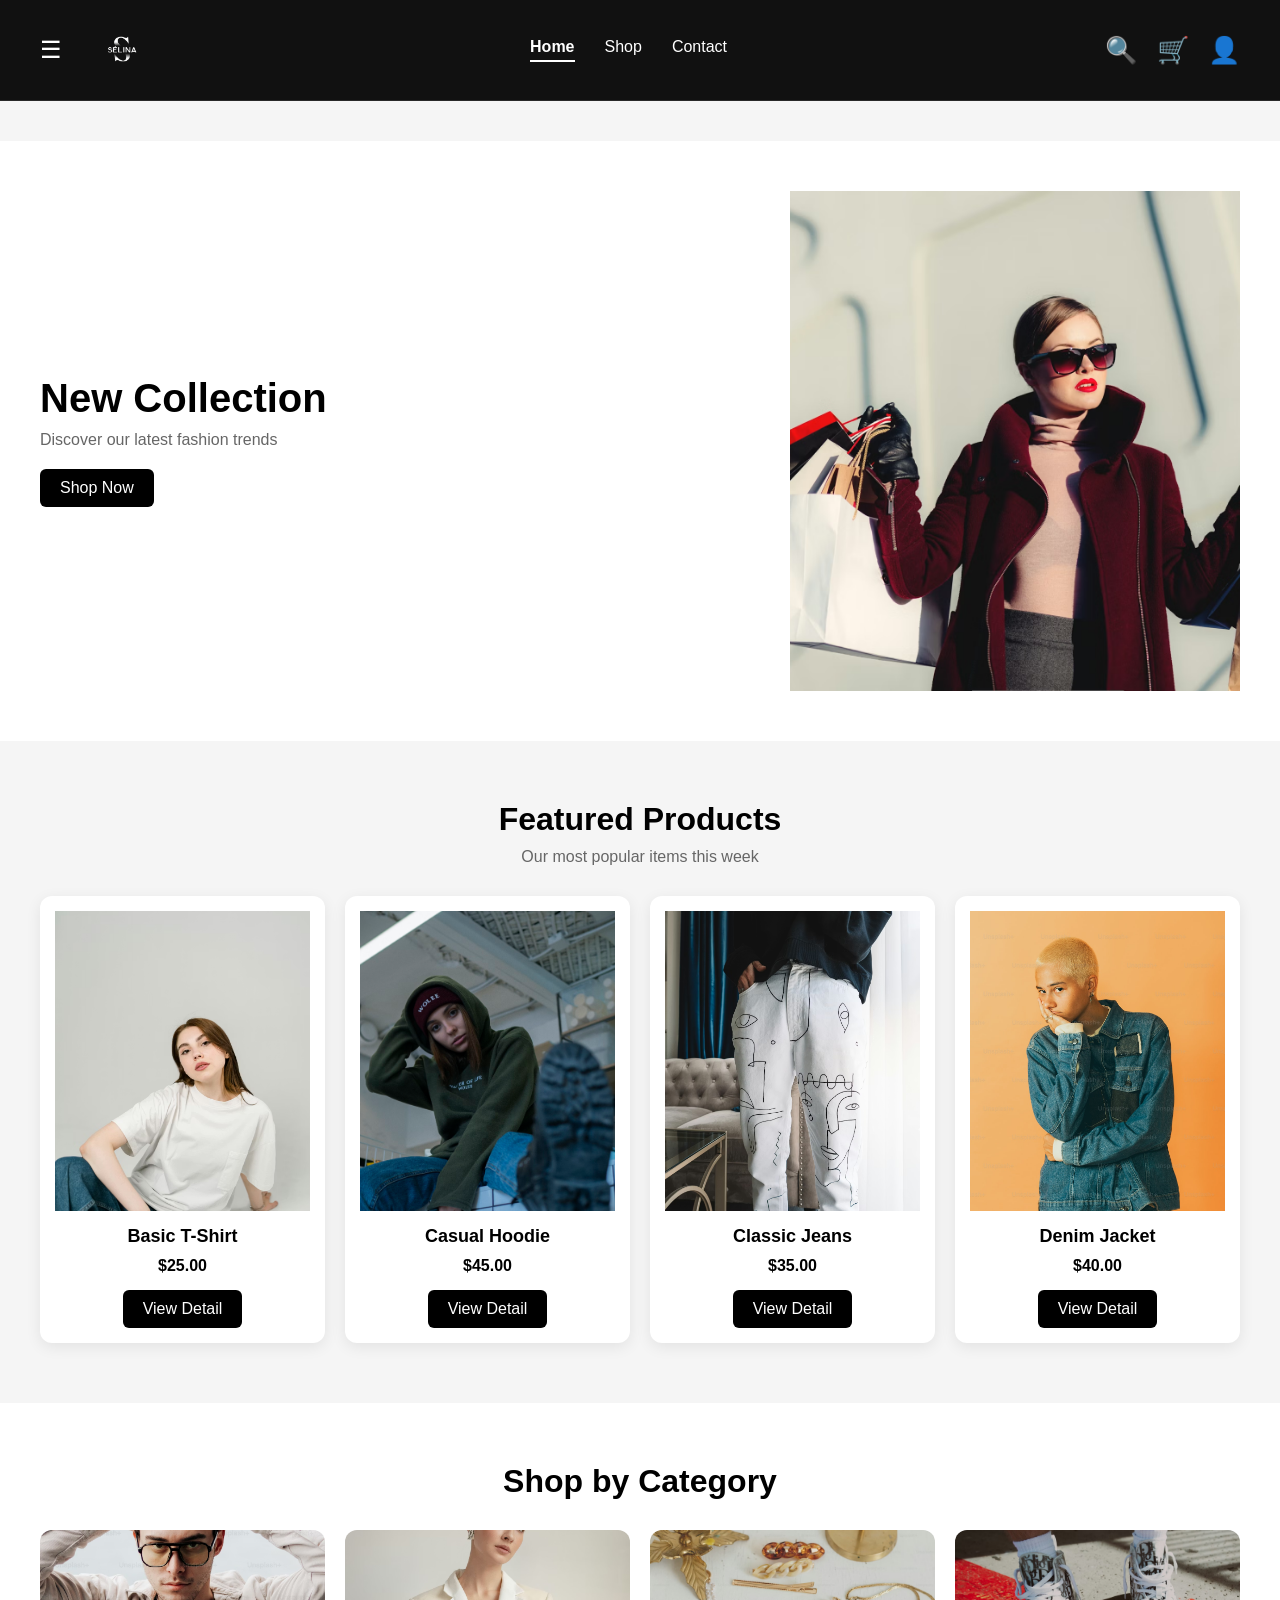
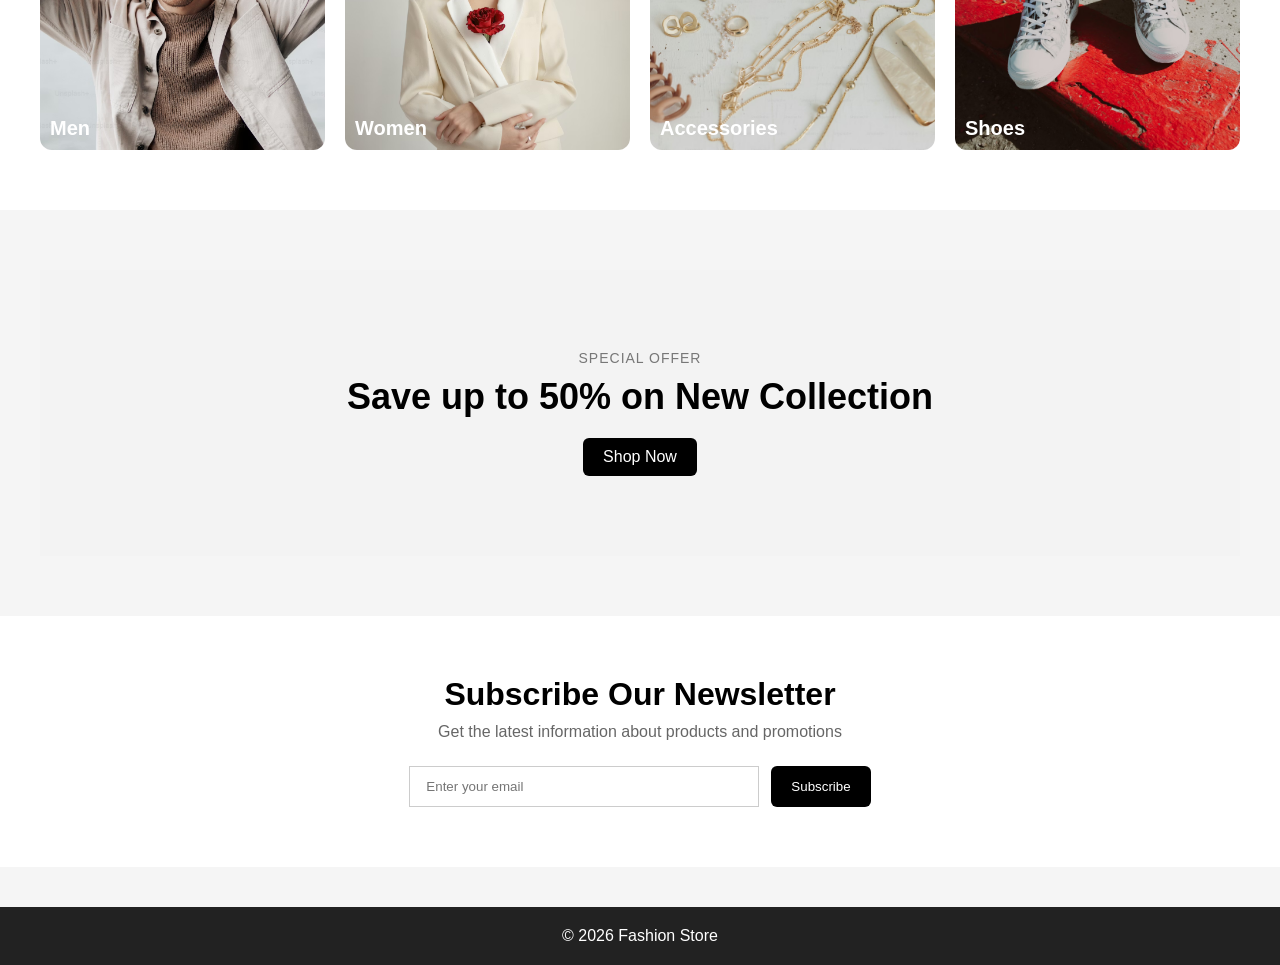
<file: index.html>
<!doctype html>
<html lang="en">
  <head>
    <meta charset="UTF-8" />
    <meta name="viewport" content="width=device-width, initial-scale=1.0" />
    <title>Fashion Store</title>

    <link rel="stylesheet" href="./assets/css/base.css" />
    <link rel="stylesheet" href="./assets/css/style.css" />
    <link rel="stylesheet" href="./assets/css/user.css" />
  </head>
  <body>
    <!-- SIDEBAR OVERLAY -->
    <div
      class="sidebar-overlay"
      id="sidebarOverlay"
      onclick="closeSidebar()"
    ></div>

    <!-- SIDEBAR -->
    <aside class="shop-sidebar hidden-sidebar" id="sidebar">
      <div class="sidebar-top">
        <h3>Filter</h3>
        <span class="close-sidebar" onclick="closeSidebar()">✕</span>
      </div>

      <div class="filter-box">
        <h3>Category</h3>
        <ul>
          <li><a href="#">Men</a></li>
          <li><a href="#">Women</a></li>
          <li><a href="#">Accessories</a></li>
          <li><a href="#">Shoes</a></li>
        </ul>
      </div>

      <div class="filter-box">
        <h3>Price</h3>
        <ul>
          <li><a href="#">Under $30</a></li>
          <li><a href="#">$30 - $50</a></li>
          <li><a href="#">Over $50</a></li>
        </ul>
      </div>

      <div class="filter-box">
        <h3>Collection</h3>
        <ul>
          <li><a href="#">New Arrival</a></li>
          <li><a href="#">Best Seller</a></li>
          <li><a href="#">Sale</a></li>
        </ul>
      </div>

      <div class="filter-box">
        <h3>Member</h3>
        <ul>
          <li><a href="#">Member Exclusive</a></li>
          <li><a href="#">Limited Edition</a></li>
        </ul>
      </div>
    </aside>

    <!-- HEADER -->
    <header class="header">
      <div class="container header-inner">
        <div class="header-left">
          <span class="menu-toggle" onclick="openSidebar()">☰</span>
          <div class="logo">
            <img src="./assets/images/logo.png" alt="SÉLINA logo" />
          </div>
        </div>

        <nav class="nav">
          <a href="./index.html" class="active">Home</a>
          <a href="./pages/user/products.html">Shop</a>
          <a href="./pages/user/contact.html">Contact</a>
        </nav>

        <div class="header-actions">
          <span>🔍</span>
          <span>🛒</span>
          <span>👤</span>
        </div>
      </div>
    </header>

    <!-- MAIN -->
    <main class="main">
      <section class="hero">
        <div class="container hero-inner">
          <div class="hero-text">
            <h1>New Collection</h1>
            <p>Discover our latest fashion trends</p>
            <a href="./pages/user/products.html" class="btn">Shop Now</a>
          </div>

          <div class="hero-image">
            <img src="./assets/images/banners/hero-banner.jpg" alt="banner" />
          </div>
        </div>
      </section>

      <section class="featured-products">
        <div class="container">
          <div class="section-header">
            <h2>Featured Products</h2>
            <p>Our most popular items this week</p>
          </div>

          <div class="product-grid">
            <div class="product-card">
              <img
                src="./assets/images/products/product-1.jpg"
                alt="product 1"
              />
              <h3>Basic T-Shirt</h3>
              <p class="price">$25.00</p>
              <a href="./pages/user/products.html" class="btn">View Detail</a>
            </div>

            <div class="product-card">
              <img
                src="./assets/images/products/product-2.jpg"
                alt="product 2"
              />
              <h3>Casual Hoodie</h3>
              <p class="price">$45.00</p>
              <a href="./pages/user/products.html" class="btn">View Detail</a>
            </div>

            <div class="product-card">
              <img
                src="./assets/images/products/product-3.jpg"
                alt="product 3"
              />
              <h3>Classic Jeans</h3>
              <p class="price">$35.00</p>
              <a href="./pages/user/products.html" class="btn">View Detail</a>
            </div>

            <div class="product-card">
              <img
                src="./assets/images/products/product-4.jpg"
                alt="product 4"
              />
              <h3>Denim Jacket</h3>
              <p class="price">$40.00</p>
              <a href="./pages/user/products.html" class="btn">View Detail</a>
            </div>
          </div>
        </div>
      </section>

      <section class="category">
        <div class="container">
          <div class="section-header">
            <h2>Shop by Category</h2>
          </div>

          <div class="category-grid">
            <div class="category-card">
              <img src="./assets/images/banners/cat-men.jpg" alt="Men" />
              <h3>Men</h3>
            </div>

            <div class="category-card">
              <img src="./assets/images/banners/cat-women.jpg" alt="Women" />
              <h3>Women</h3>
            </div>

            <div class="category-card">
              <img
                src="./assets/images/banners/cat-accessories.jpg"
                alt="Accessories"
              />
              <h3>Accessories</h3>
            </div>

            <div class="category-card">
              <img src="./assets/images/banners/cat-shoes.jpg" alt="Shoes" />
              <h3>Shoes</h3>
            </div>
          </div>
        </div>
      </section>

      <section class="promo-banner">
        <div class="container">
          <div class="promo-banner-inner">
            <div class="promo-text">
              <p class="promo-subtitle">Special Offer</p>
              <h2>Save up to 50% on New Collection</h2>
              <a href="./pages/user/products.html" class="btn">Shop Now</a>
            </div>
          </div>
        </div>
      </section>

      <section class="newsletter">
        <div class="container">
          <div class="newsletter-inner">
            <h2>Subscribe Our Newsletter</h2>
            <p>Get the latest information about products and promotions</p>

            <form class="newsletter-form">
              <input type="email" placeholder="Enter your email" />
              <button type="submit" class="btn">Subscribe</button>
            </form>
          </div>
        </div>
      </section>
    </main>

    <!-- FOOTER -->
    <footer class="footer">
      <div class="container">
        <p>© 2026 Fashion Store</p>
      </div>
    </footer>

    <script src="./assets/js/main.js"></script>
    <script src="./assets/js/script.js"></script>
  </body>
</html>
</file>
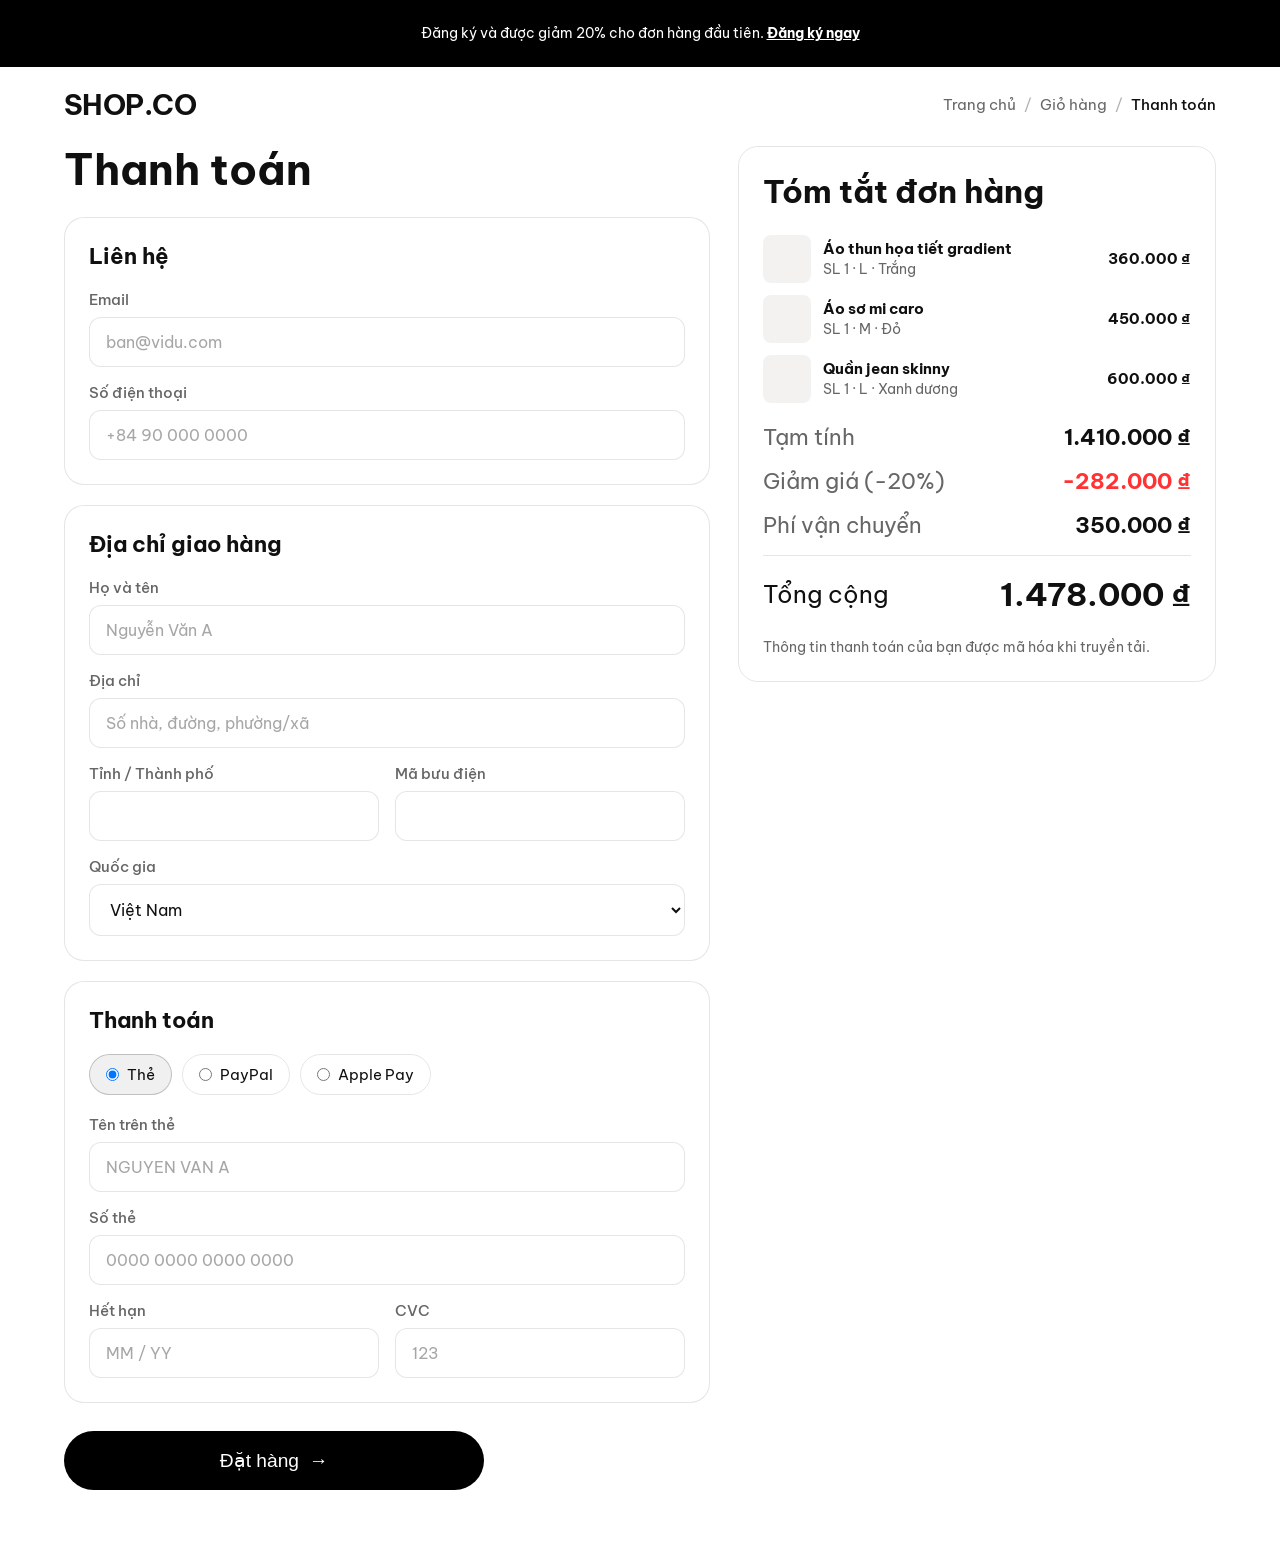
<file: cart/checkout.html>
<!doctype html>
<html lang="vi">
<head>
  <meta charset="UTF-8">
  <meta name="viewport" content="width=device-width, initial-scale=1.0">
  <title>Thanh toán - Shop.co</title>
  <link rel="preconnect" href="https://fonts.googleapis.com">
  <link rel="preconnect" href="https://fonts.gstatic.com" crossorigin>
  <link href="https://fonts.googleapis.com/css2?family=Be+Vietnam+Pro:wght@400;500;700&family=DM+Sans:wght@400;500;700&display=swap" rel="stylesheet">
  <link rel="stylesheet" href="assets/css/checkout.css">
</head>
<body>
  <div class="promo-bar" role="banner">
    <p>Đăng ký và được giảm 20% cho đơn hàng đầu tiên. <a href="#">Đăng ký ngay</a></p>
  </div>
  <header class="site-header">
    <a class="logo" href="index.html">SHOP.CO</a>
    <nav class="breadcrumb" aria-label="Đường dẫn">
      <a href="#">Trang chủ</a><span class="crumb-sep" aria-hidden="true">/</span>
      <a href="index.html">Giỏ hàng</a><span class="crumb-sep" aria-hidden="true">/</span>
      <span class="current" aria-current="page">Thanh toán</span>
    </nav>
  </header>

  <main class="checkout-layout">
    <div class="checkout-main">
      <h1 class="page-title">Thanh toán</h1>
      <form id="checkoutForm" class="checkout-form" novalidate>
        <section class="form-card">
          <h2 class="form-card-title">Liên hệ</h2>
          <div class="field-grid">
            <label class="field full"><span class="field-label">Email</span><input type="email" name="email" id="email" required placeholder="ban@vidu.com"></label>
            <label class="field full"><span class="field-label">Số điện thoại</span><input type="tel" name="phone" id="phone" placeholder="+84 90 000 0000"></label>
          </div>
        </section>
        <section class="form-card">
          <h2 class="form-card-title">Địa chỉ giao hàng</h2>
          <div class="field-grid">
            <label class="field full"><span class="field-label">Họ và tên</span><input type="text" name="fullName" id="fullName" required placeholder="Nguyễn Văn A"></label>
            <label class="field full"><span class="field-label">Địa chỉ</span><input type="text" name="address" id="address" required placeholder="Số nhà, đường, phường/xã"></label>
            <label class="field"><span class="field-label">Tỉnh / Thành phố</span><input type="text" name="city" id="city" required></label>
            <label class="field"><span class="field-label">Mã bưu điện</span><input type="text" name="postal" id="postal" required></label>
            <label class="field full">
              <span class="field-label">Quốc gia</span>
              <select name="country" id="country" required>
                <option value="">Chọn quốc gia</option><option value="VN" selected>Việt Nam</option>
                <option value="US">Hoa Kỳ</option><option value="GB">Vương quốc Anh</option><option value="AU">Úc</option>
              </select>
            </label>
          </div>
        </section>
        <section class="form-card">
          <h2 class="form-card-title">Thanh toán</h2>
          <fieldset class="payment-methods">
            <legend class="sr-only">Phương thức thanh toán</legend>
            <label class="pay-option"><input type="radio" name="payMethod" value="card" checked><span>Thẻ</span></label>
            <label class="pay-option"><input type="radio" name="payMethod" value="paypal"><span>PayPal</span></label>
            <label class="pay-option"><input type="radio" name="payMethod" value="apple"><span>Apple Pay</span></label>
          </fieldset>
          <div id="cardFields" class="card-fields">
            <div class="field-grid">
              <label class="field full"><span class="field-label">Tên trên thẻ</span><input type="text" name="cardName" id="cardName" placeholder="NGUYEN VAN A"></label>
              <label class="field full"><span class="field-label">Số thẻ</span><input type="text" name="cardNumber" id="cardNumber" inputmode="numeric" placeholder="0000 0000 0000 0000" maxlength="19"></label>
              <label class="field"><span class="field-label">Hết hạn</span><input type="text" name="cardExpiry" id="cardExpiry" placeholder="MM / YY"></label>
              <label class="field"><span class="field-label">CVC</span><input type="text" name="cardCvc" id="cardCvc" placeholder="123" maxlength="4"></label>
            </div>
          </div>
        </section>
        <button type="submit" class="place-order-btn" id="placeOrderBtn"><span>Đặt hàng</span><span class="arrow" aria-hidden="true">&#8594;</span></button>
      </form>
    </div>
    <aside class="summary-panel checkout-summary" aria-label="Tóm tắt đơn hàng">
      <h2>Tóm tắt đơn hàng</h2>
      <div id="checkoutItems" class="checkout-items"></div>
      <dl class="summary-rows">
        <div class="row"><dt>Tạm tính</dt><dd id="subtotal">0&nbsp;₫</dd></div>
        <div class="row"><dt id="discountLabel">Giảm giá (-20%)</dt><dd id="discount" class="danger">-0&nbsp;₫</dd></div>
        <div class="row"><dt>Phí vận chuyển</dt><dd id="delivery">0&nbsp;₫</dd></div>
      </dl>
      <div class="divider"></div>
      <div class="total-row"><span>Tổng cộng</span><strong id="total">0&nbsp;₫</strong></div>
      <p class="secure-note">Thông tin thanh toán của bạn được mã hóa khi truyền tải.</p>
    </aside>
  </main>

  <template id="checkoutItemTemplate">
    <div class="checkout-line">
      <div class="checkout-line-thumb"></div>
      <div class="checkout-line-meta"><span class="checkout-line-name"></span><span class="checkout-line-detail"></span></div>
      <span class="checkout-line-price"></span>
    </div>
  </template>
  <script src="assets/js/checkout.js"></script>
</body>
</html>
</file>
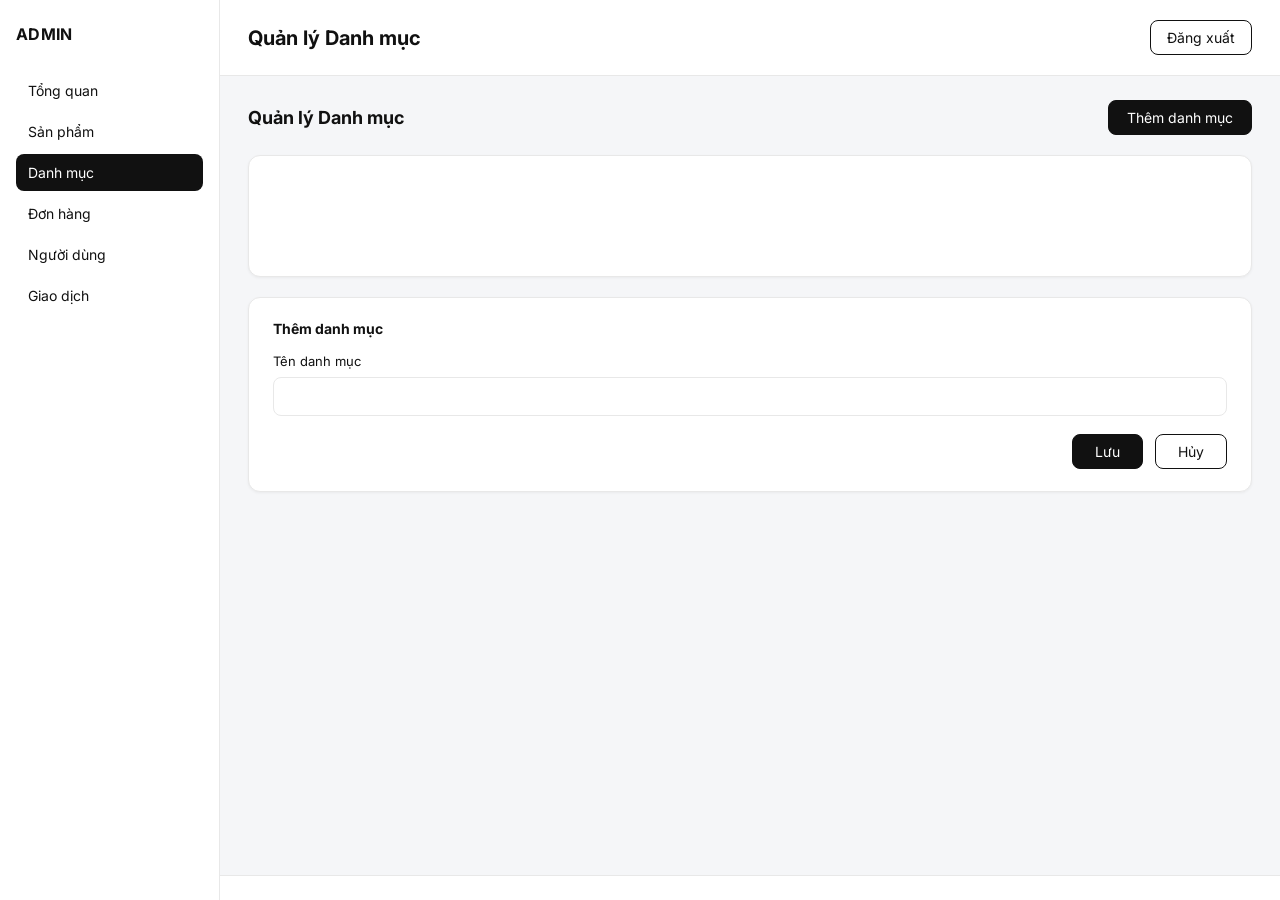
<file: pages/admin/categories.html>
<!DOCTYPE html>
<html lang="vi">
<head>
  <meta charset="UTF-8">
  <meta name="viewport" content="width=device-width, initial-scale=1.0">
  <title>Quản lý Danh mục — Admin</title>
  <link rel="preconnect" href="https://fonts.googleapis.com">
  <link rel="preconnect" href="https://fonts.gstatic.com" crossorigin>
  <link href="https://fonts.googleapis.com/css2?family=Inter:wght@400;600;700&display=swap" rel="stylesheet">
  <link rel="stylesheet" href="../../assets/css/admin.css">
</head>
<body class="trang-danh-muc">
  <div id="khung-admin">
    <aside id="thanh-ben">
      <p id="tieu-de-ben">ADMIN</p>
      <nav id="menu-ben" aria-label="Menu chính">
        <a href="dashboard.html" id="muc-tong-quan">Tổng quan</a>
        <a href="products.html" id="muc-san-pham">Sản phẩm</a>
        <a href="categories.html" id="muc-danh-muc" class="dang-chon">Danh mục</a>
        <a href="orders.html" id="muc-don-hang">Đơn hàng</a>
        <a href="users.html" id="muc-nguoi-dung">Người dùng</a>
        <a href="payments.html" id="muc-giao-dich">Giao dịch</a>
      </nav>
    </aside>

    <div id="vung-chinh">
      <header id="dau-trang">
        <h1 id="tieu-de-trang">Quản lý Danh mục</h1>
        <div id="khu-chao">
          <span id="loi-chao"></span>
          <button type="button" id="nut-thoat">Đăng xuất</button>
        </div>
      </header>

      <main id="noi-dung">
        <div id="khu-danh-muc">
          <div id="hang-tren-dm">
            <h2 id="tieu-noi-dm">Quản lý Danh mục</h2>
            <button type="button" id="nut-them-dm">Thêm danh mục</button>
          </div>

          <div id="hop-ds-dm">
            <ul id="ds-danh-muc"></ul>
          </div>

          <section id="form-dm" aria-labelledby="tieu-form-dm">
            <h3 id="tieu-form-dm">Thêm danh mục</h3>
            <form id="bieu-mau-dm" action="#" method="post">
              <div id="o-nhom-ten">
                <label id="nhan-ten-dm" for="o-ten-dm">Tên danh mục</label>
                <input type="text" id="o-ten-dm" name="ten_dm" autocomplete="off">
              </div>
              <div id="hang-nut-dm">
                <button type="submit" id="nut-luu-dm">Lưu</button>
                <button type="button" id="nut-huy-dm">Hủy</button>
              </div>
            </form>
          </section>
        </div>
      </main>

      <footer id="chan-trang">
        <p id="ban-quyen"></p>
      </footer>
    </div>
  </div>
</body>
</html>
</file>
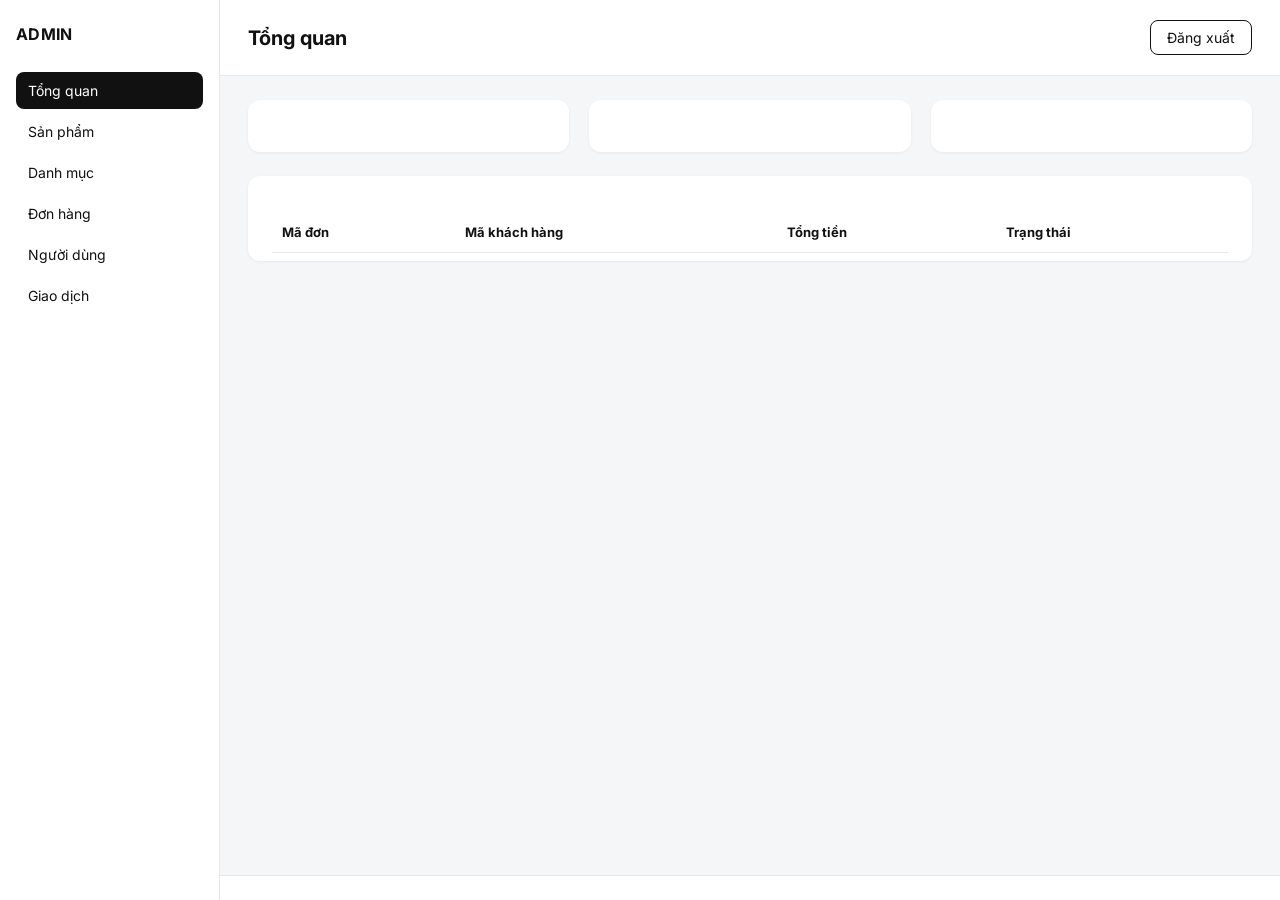
<file: pages/admin/dashboard.html>
<!DOCTYPE html>
<html lang="vi">
<head>
  <meta charset="UTF-8">
  <meta name="viewport" content="width=device-width, initial-scale=1.0">
  <title>Tổng quan — Admin</title>
  <link rel="preconnect" href="https://fonts.googleapis.com">
  <link rel="preconnect" href="https://fonts.gstatic.com" crossorigin>
  <link href="https://fonts.googleapis.com/css2?family=Inter:wght@400;600;700&display=swap" rel="stylesheet">
  <link rel="stylesheet" href="../../assets/css/admin.css">
</head>
<body>
  <div id="khung-admin">
    <aside id="thanh-ben">
      <p id="tieu-de-ben">ADMIN</p>
      <nav id="menu-ben" aria-label="Menu chính">
        <a href="dashboard.html" id="muc-tong-quan" class="dang-chon">Tổng quan</a>
        <a href="products.html" id="muc-san-pham">Sản phẩm</a>
        <a href="categories.html" id="muc-danh-muc">Danh mục</a>
        <a href="orders.html" id="muc-don-hang">Đơn hàng</a>
        <a href="users.html" id="muc-nguoi-dung">Người dùng</a>
        <a href="payments.html" id="muc-giao-dich">Giao dịch</a>
      </nav>
    </aside>

    <div id="vung-chinh">
      <header id="dau-trang">
        <h1 id="tieu-de-trang">Tổng quan</h1>
        <div id="khu-chao">
          <span id="loi-chao"></span>
          <button type="button" id="nut-thoat">Đăng xuất</button>
        </div>
      </header>

      <main id="noi-dung">
        <div id="khu-thong-ke">
          <article id="the-doanh-thu">
            <p class="gia-tri"></p>
            <p class="nhan"></p>
          </article>
          <article id="the-nguoi-dung">
            <p class="gia-tri"></p>
            <p class="nhan"></p>
          </article>
          <article id="the-don-hang">
            <p class="gia-tri"></p>
            <p class="nhan"></p>
          </article>
        </div>

        <section id="hop-bang-don">
          <h2 id="tieu-bang"></h2>
          <div id="khung-cuon-bang">
            <table id="bang-du-lieu">
              <thead>
                <tr>
                  <th>Mã đơn</th>
                  <th>Mã khách hàng</th>
                  <th>Tổng tiền</th>
                  <th>Trạng thái</th>
                </tr>
              </thead>
              <tbody></tbody>
            </table>
          </div>
        </section>
      </main>

      <footer id="chan-trang">
        <p id="ban-quyen"></p>
      </footer>
    </div>
  </div>
</body>
</html>
</file>
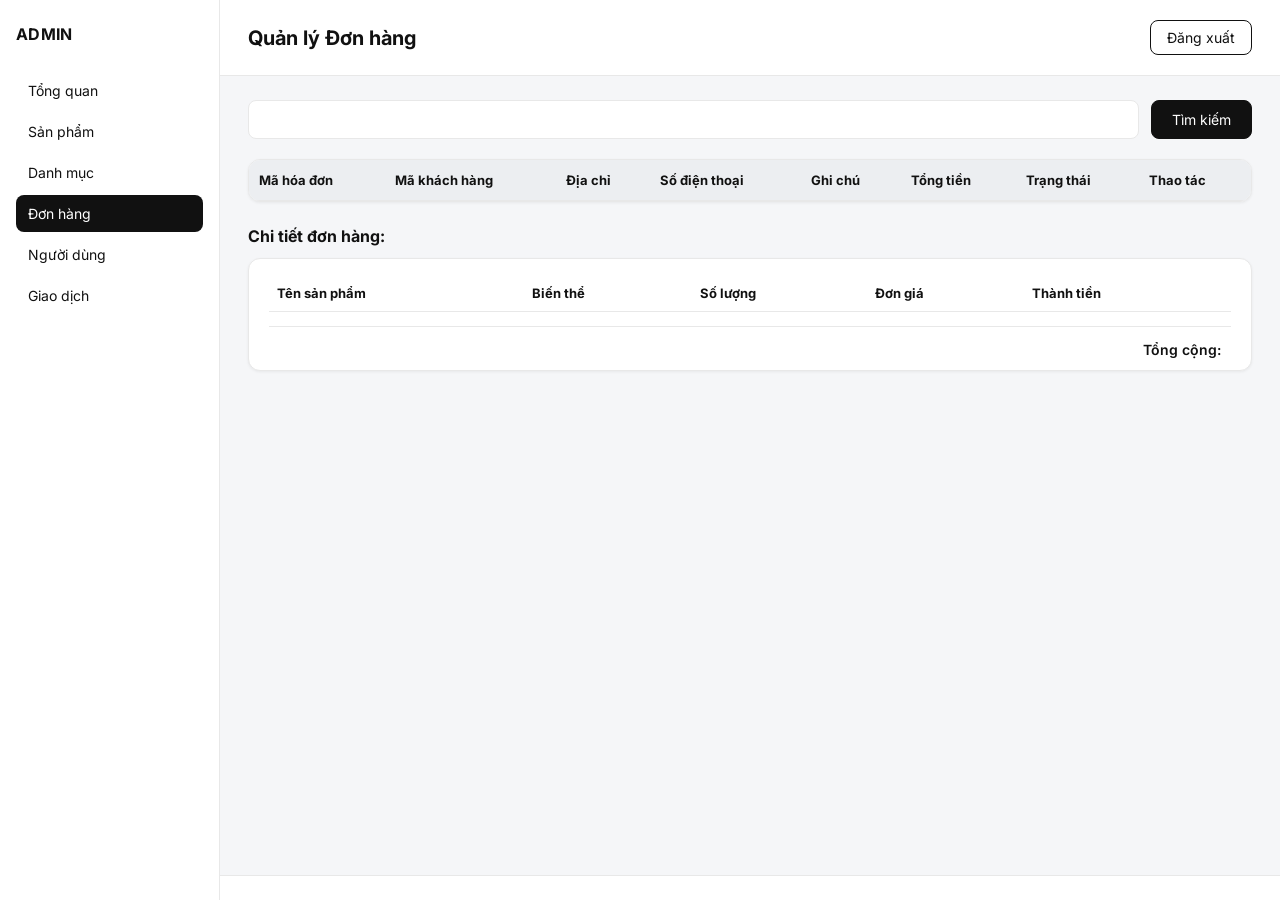
<file: pages/admin/orders.html>
<!DOCTYPE html>
<html lang="vi">
<head>
  <meta charset="UTF-8">
  <meta name="viewport" content="width=device-width, initial-scale=1.0">
  <title>Quản lý Đơn hàng — Admin</title>
  <link rel="preconnect" href="https://fonts.googleapis.com">
  <link rel="preconnect" href="https://fonts.gstatic.com" crossorigin>
  <link href="https://fonts.googleapis.com/css2?family=Inter:wght@400;600;700&display=swap" rel="stylesheet">
  <link rel="stylesheet" href="../../assets/css/admin.css">
</head>
<body class="trang-don-hang">
  <div id="khung-admin">
    <aside id="thanh-ben">
      <p id="tieu-de-ben">ADMIN</p>
      <nav id="menu-ben" aria-label="Menu chính">
        <a href="dashboard.html" id="muc-tong-quan">Tổng quan</a>
        <a href="products.html" id="muc-san-pham">Sản phẩm</a>
        <a href="categories.html" id="muc-danh-muc">Danh mục</a>
        <a href="orders.html" id="muc-don-hang" class="dang-chon">Đơn hàng</a>
        <a href="users.html" id="muc-nguoi-dung">Người dùng</a>
        <a href="payments.html" id="muc-giao-dich">Giao dịch</a>
      </nav>
    </aside>

    <div id="vung-chinh">
      <header id="dau-trang">
        <h1 id="tieu-de-trang">Quản lý Đơn hàng</h1>
        <div id="khu-chao">
          <span id="loi-chao"></span>
          <button type="button" id="nut-thoat">Đăng xuất</button>
        </div>
      </header>

      <main id="noi-dung">
        <div id="ket-qua">
          <div id="hang-tim-don">
            <form id="bieu-mau-tim" action="#" method="get">
              <input type="search" id="o-tim-don" name="q" placeholder="" autocomplete="off" aria-label="Tìm đơn hàng">
              <button type="submit" id="nut-tim-don">Tìm kiếm</button>
            </form>
          </div>

          <div id="hop-bang-don-chinh">
            <div id="khung-keo-bang-don">
              <table id="bang-don-hang">
                <thead>
                  <tr>
                    <th>Mã hóa đơn</th>
                    <th>Mã khách hàng</th>
                    <th>Địa chỉ</th>
                    <th>Số điện thoại</th>
                    <th>Ghi chú</th>
                    <th>Tổng tiền</th>
                    <th>Trạng thái</th>
                    <th>Thao tác</th>
                  </tr>
                </thead>
                <tbody></tbody>
              </table>
            </div>
          </div>

          <section id="chi-tiet-don" aria-labelledby="tieu-chi-don">
            <h2 id="tieu-chi-don">Chi tiết đơn hàng: <span id="ma-don-chon"></span></h2>
            <div id="hop-bang-ct">
              <div id="khung-keo-ct">
                <table id="bang-ct-don">
                  <thead>
                    <tr>
                      <th>Tên sản phẩm</th>
                      <th>Biến thể</th>
                      <th>Số lượng</th>
                      <th>Đơn giá</th>
                      <th>Thành tiền</th>
                    </tr>
                  </thead>
                  <tbody></tbody>
                </table>
              </div>
              <div id="hang-tong-don">
                <span id="nhan-tong">Tổng cộng:</span>
                <strong id="gia-tri-tong"></strong>
              </div>
            </div>
          </section>
        </div>
      </main>

      <footer id="chan-trang">
        <p id="ban-quyen"></p>
      </footer>
    </div>
  </div>
</body>
</html>
</file>
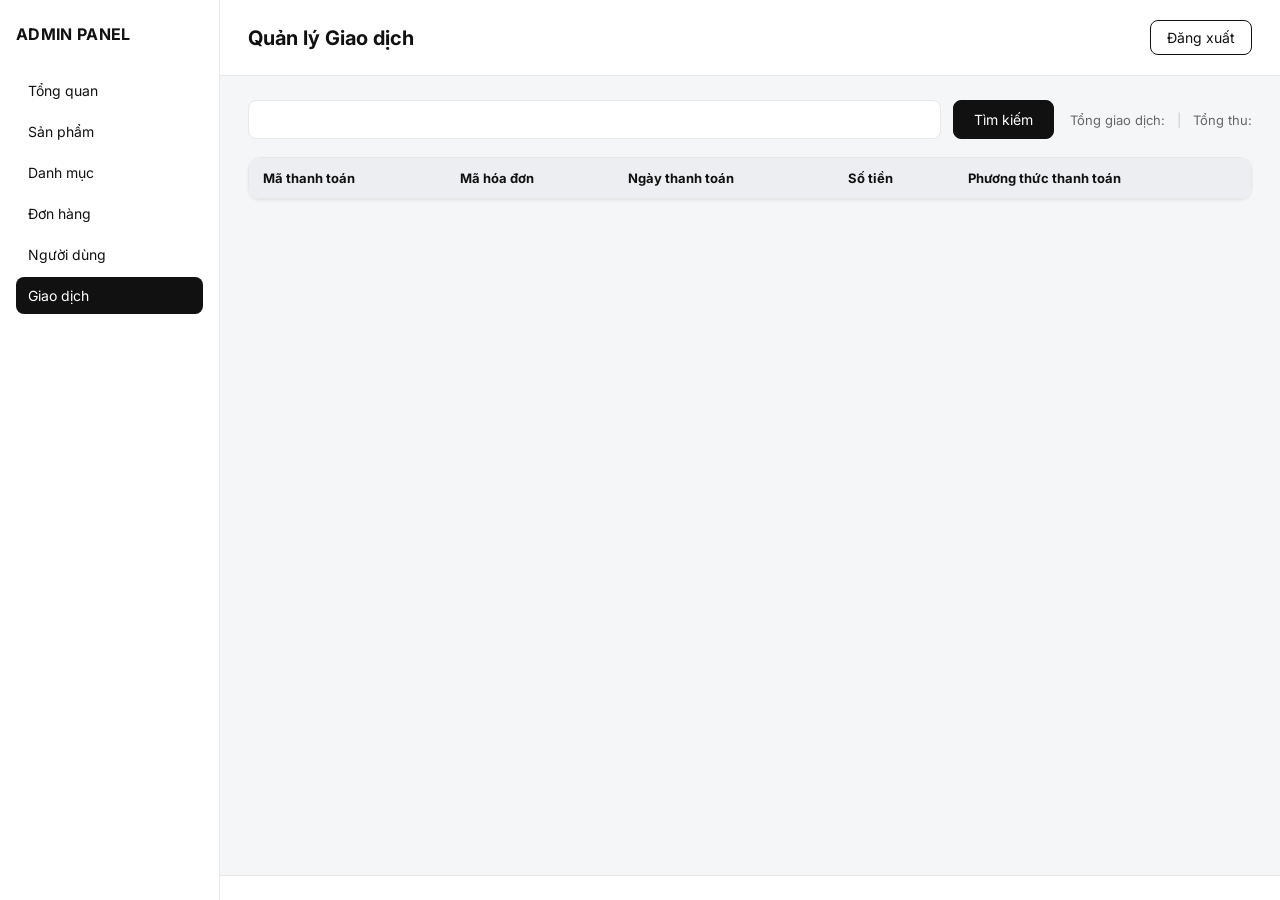
<file: pages/admin/payments.html>
<!DOCTYPE html>
<html lang="vi">
<head>
  <meta charset="UTF-8">
  <meta name="viewport" content="width=device-width, initial-scale=1.0">
  <title>Quản lý Giao dịch — Admin</title>
  <link rel="preconnect" href="https://fonts.googleapis.com">
  <link rel="preconnect" href="https://fonts.gstatic.com" crossorigin>
  <link href="https://fonts.googleapis.com/css2?family=Inter:wght@400;600;700&display=swap" rel="stylesheet">
  <link rel="stylesheet" href="../../assets/css/admin.css">
</head>
<body class="trang-giao-dich">
  <div id="khung-admin">
    <aside id="thanh-ben">
      <p id="tieu-de-ben">ADMIN PANEL</p>
      <nav id="menu-ben" aria-label="Menu chính">
        <a href="dashboard.html" id="muc-tong-quan">Tổng quan</a>
        <a href="products.html" id="muc-san-pham">Sản phẩm</a>
        <a href="categories.html" id="muc-danh-muc">Danh mục</a>
        <a href="orders.html" id="muc-don-hang">Đơn hàng</a>
        <a href="users.html" id="muc-nguoi-dung">Người dùng</a>
        <a href="payments.html" id="muc-giao-dich" class="dang-chon">Giao dịch</a>
      </nav>
    </aside>

    <div id="vung-chinh">
      <header id="dau-trang">
        <h1 id="tieu-de-trang">Quản lý Giao dịch</h1>
        <div id="khu-chao">
          <span id="loi-chao"></span>
          <button type="button" id="nut-thoat">Đăng xuất</button>
        </div>
      </header>

      <main id="noi-dung">
        <div id="ket-qua">
          <div id="hang-dieu-khien-gd">
            <form id="bieu-mau-tim-gd" action="#" method="get">
              <input type="search" id="o-tim-gd" name="q" placeholder="" autocomplete="off" aria-label="Tìm giao dịch">
              <button type="submit" id="nut-tim-gd">Tìm kiếm</button>
            </form>
            <p id="tom-tat-gd">
              <span class="muc-tom">Tổng giao dịch: <strong id="so-giao-dich"></strong></span>
              <span class="phan-cach" aria-hidden="true">|</span>
              <span class="muc-tom">Tổng thu: <strong id="tong-thu"></strong></span>
            </p>
          </div>

          <div id="hop-bang-gd">
            <div id="khung-keo-bang-gd">
              <table id="bang-giao-dich">
                <thead>
                  <tr>
                    <th>Mã thanh toán</th>
                    <th>Mã hóa đơn</th>
                    <th>Ngày thanh toán</th>
                    <th>Số tiền</th>
                    <th>Phương thức thanh toán</th>
                  </tr>
                </thead>
                <tbody></tbody>
              </table>
            </div>
          </div>
        </div>
      </main>

      <footer id="chan-trang">
        <p id="ban-quyen"></p>
      </footer>
    </div>
  </div>
</body>
</html>
</file>
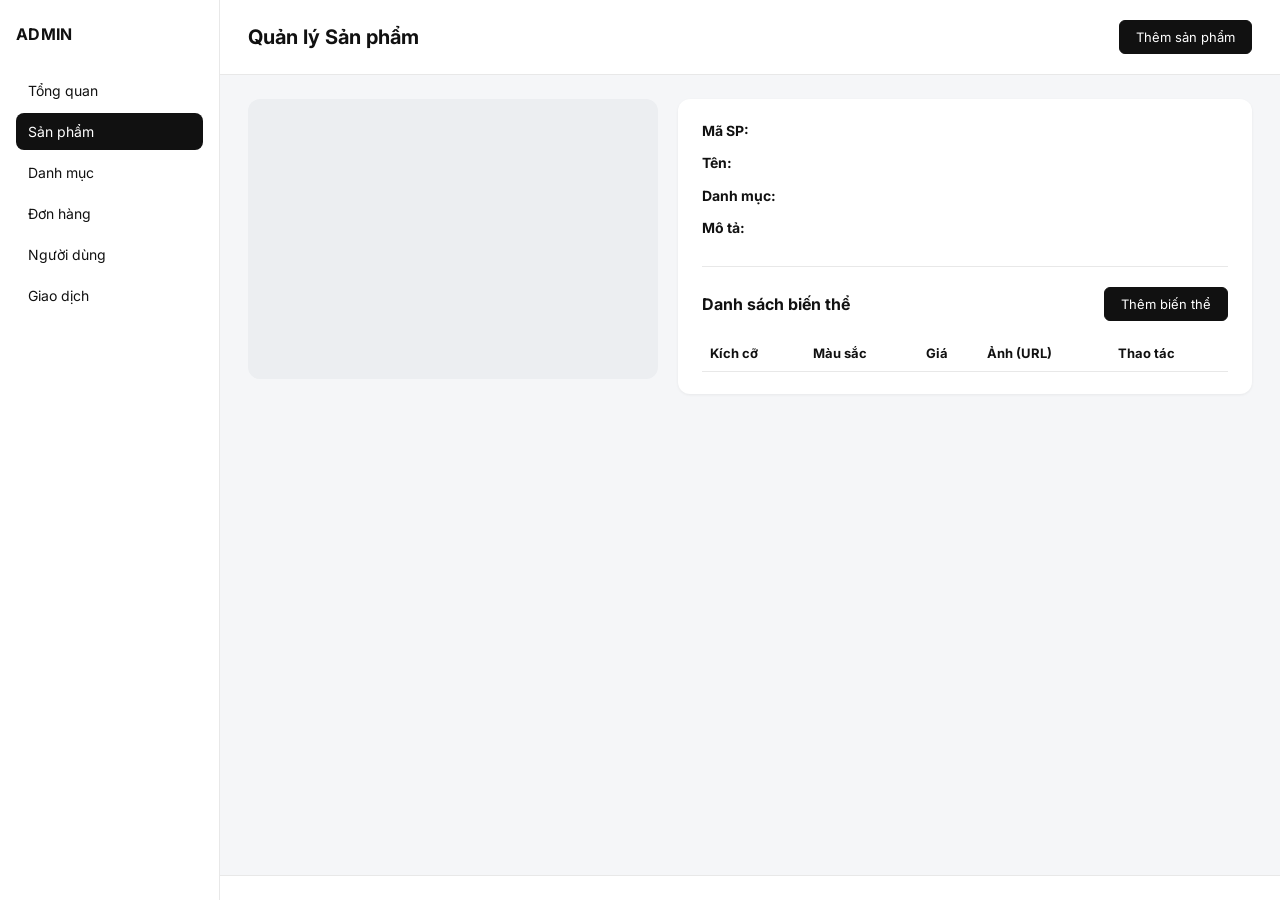
<file: pages/admin/products.html>
<!DOCTYPE html>
<html lang="vi">
<head>
  <meta charset="UTF-8">
  <meta name="viewport" content="width=device-width, initial-scale=1.0">
  <title>Quản lý Sản phẩm — Admin</title>
  <link rel="preconnect" href="https://fonts.googleapis.com">
  <link rel="preconnect" href="https://fonts.gstatic.com" crossorigin>
  <link href="https://fonts.googleapis.com/css2?family=Inter:wght@400;600;700&display=swap" rel="stylesheet">
  <link rel="stylesheet" href="../../assets/css/admin.css">
</head>
<body class="trang-san-pham">
  <div id="khung-admin">
    <aside id="thanh-ben">
      <p id="tieu-de-ben">ADMIN</p>
      <nav id="menu-ben" aria-label="Menu chính">
        <a href="dashboard.html" id="muc-tong-quan">Tổng quan</a>
        <a href="products.html" id="muc-san-pham" class="dang-chon">Sản phẩm</a>
        <a href="categories.html" id="muc-danh-muc">Danh mục</a>
        <a href="orders.html" id="muc-don-hang">Đơn hàng</a>
        <a href="users.html" id="muc-nguoi-dung">Người dùng</a>
        <a href="payments.html" id="muc-giao-dich">Giao dịch</a>
      </nav>
    </aside>

    <div id="vung-chinh">
      <header id="dau-trang">
        <h1 id="tieu-de-trang">Quản lý Sản phẩm</h1>
        <div id="khu-hanh-dong">
          <button type="button" id="nut-them-sp">Thêm sản phẩm</button>
        </div>
      </header>

      <main id="noi-dung">
        <div id="giao-san-pham">
          <div id="cot-danh-sach">
            <div id="khung-keo-ds">
              <ul id="ds-the-sp"></ul>
            </div>
          </div>

          <div id="cot-chi-tiet">
            <div id="hop-chi-tiet">
              <section id="tt-san-pham" aria-label="Thông tin sản phẩm">
                <div class="dong-tt" id="dong-ma-sp">
                  <span class="nhan-tt">Mã SP:</span>
                  <span class="gia-tri" id="gia-tri-ma"></span>
                </div>
                <div class="dong-tt" id="dong-ten-sp">
                  <span class="nhan-tt">Tên:</span>
                  <span class="gia-tri" id="gia-tri-ten"></span>
                </div>
                <div class="dong-tt" id="dong-danh-muc">
                  <span class="nhan-tt">Danh mục:</span>
                  <span class="gia-tri" id="gia-tri-dm"></span>
                </div>
                <div class="dong-tt" id="dong-mo-ta">
                  <span class="nhan-tt">Mô tả:</span>
                  <span class="gia-tri" id="gia-tri-mt"></span>
                </div>
              </section>

              <section id="khu-bien-the" aria-label="Biến thể">
                <div id="hang-tieu-bien">
                  <h2 id="tieu-ds-bien">Danh sách biến thể</h2>
                  <button type="button" id="nut-them-bien">Thêm biến thể</button>
                </div>
                <div id="khung-bang-bien">
                  <table id="bang-bien-the">
                    <thead>
                      <tr>
                        <th>Kích cỡ</th>
                        <th>Màu sắc</th>
                        <th>Giá</th>
                        <th>Ảnh (URL)</th>
                        <th>Thao tác</th>
                      </tr>
                    </thead>
                    <tbody></tbody>
                  </table>
                </div>
              </section>
            </div>
          </div>
        </div>
      </main>

      <footer id="chan-trang">
        <p id="ban-quyen"></p>
      </footer>
    </div>
  </div>
</body>
</html>
</file>
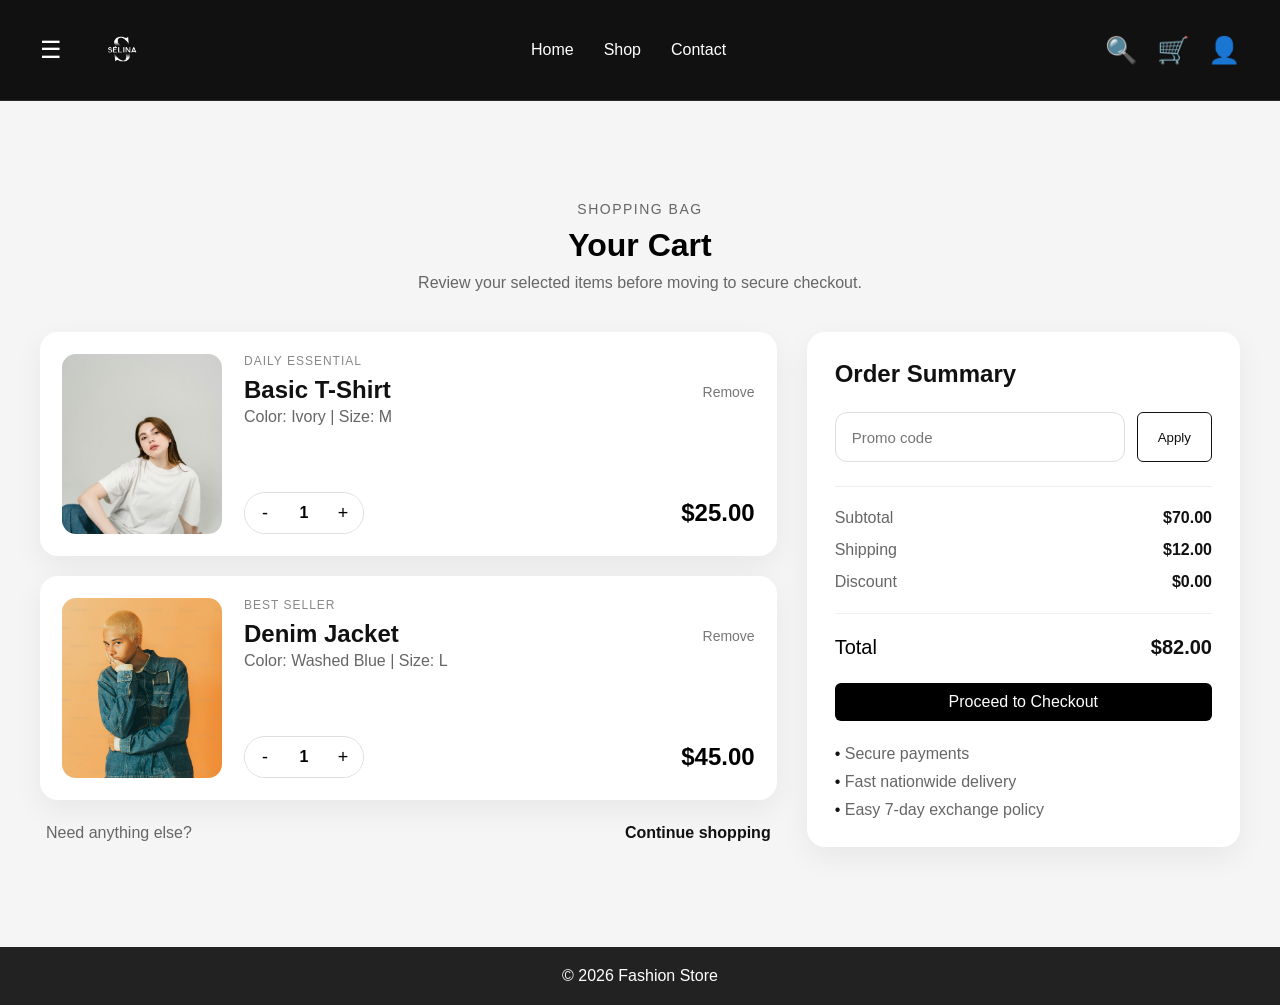
<file: pages/user/cart.html>
<!doctype html>
<html lang="en">
  <head>
    <meta charset="UTF-8" />
    <meta name="viewport" content="width=device-width, initial-scale=1.0" />
    <title>Fashion Store - Cart</title>

    <link rel="stylesheet" href="../../assets/css/base.css" />
    <link rel="stylesheet" href="../../assets/css/style.css" />
    <link rel="stylesheet" href="../../assets/css/user.css" />
    <link rel="stylesheet" href="../../assets/css/cart-checkout.css" />
  </head>
  <body>
    <div
      class="sidebar-overlay"
      id="sidebarOverlay"
      onclick="closeSidebar()"
    ></div>

    <aside class="shop-sidebar hidden-sidebar" id="sidebar">
      <div class="sidebar-top">
        <h3>Filter</h3>
        <span class="close-sidebar" onclick="closeSidebar()">✕</span>
      </div>

      <div class="filter-box">
        <h3>Category</h3>
        <ul>
          <li><a href="#">Men</a></li>
          <li><a href="#">Women</a></li>
          <li><a href="#">Accessories</a></li>
          <li><a href="#">Shoes</a></li>
        </ul>
      </div>

      <div class="filter-box">
        <h3>Price</h3>
        <ul>
          <li><a href="#">Under $30</a></li>
          <li><a href="#">$30 - $50</a></li>
          <li><a href="#">Over $50</a></li>
        </ul>
      </div>

      <div class="filter-box">
        <h3>Collection</h3>
        <ul>
          <li><a href="#">New Arrival</a></li>
          <li><a href="#">Best Seller</a></li>
          <li><a href="#">Sale</a></li>
        </ul>
      </div>

      <div class="filter-box">
        <h3>Member</h3>
        <ul>
          <li><a href="#">Member Exclusive</a></li>
          <li><a href="#">Limited Edition</a></li>
        </ul>
      </div>
    </aside>

    <header class="header">
      <div class="container header-inner">
        <div class="header-left">
          <span class="menu-toggle" onclick="openSidebar()">☰</span>
          <div class="logo">
            <img src="../../assets/images/logo.png" alt="SÉLINA logo" />
          </div>
        </div>

        <nav class="nav">
          <a href="../../index.html">Home</a>
          <a href="./products.html">Shop</a>
          <a href="./contact.html">Contact</a>
        </nav>

        <div class="header-actions">
          <span>🔍</span>
          <a href="./cart.html" aria-label="Cart">🛒</a>
          <a href="./login.html" aria-label="Account">👤</a>
        </div>
      </div>
    </header>

    <main class="main">
      <section class="cart-page">
        <div class="container">
          <div class="section-header cart-header">
            <p class="page-eyebrow">Shopping Bag</p>
            <h2>Your Cart</h2>
            <p>Review your selected items before moving to secure checkout.</p>
          </div>

          <div class="cart-layout">
            <div class="cart-items">
              <article class="cart-item" data-price="25">
                <img
                  src="../../assets/images/products/product-1.jpg"
                  alt="Basic T-Shirt"
                />

                <div class="cart-item-content">
                  <div class="cart-item-top">
                    <div>
                      <p class="cart-item-tag">Daily Essential</p>
                      <h3>Basic T-Shirt</h3>
                      <p class="cart-item-meta">Color: Ivory | Size: M</p>
                    </div>

                    <button class="text-btn" type="button">Remove</button>
                  </div>

                  <div class="cart-item-bottom">
                    <div class="qty-box">
                      <button type="button" class="qty-btn" data-action="minus">
                        -
                      </button>
                      <span class="qty-value">1</span>
                      <button type="button" class="qty-btn" data-action="plus">
                        +
                      </button>
                    </div>

                    <p class="cart-item-price">$25.00</p>
                  </div>
                </div>
              </article>

              <article class="cart-item" data-price="45">
                <img
                  src="../../assets/images/products/product-4.jpg"
                  alt="Denim Jacket"
                />

                <div class="cart-item-content">
                  <div class="cart-item-top">
                    <div>
                      <p class="cart-item-tag">Best Seller</p>
                      <h3>Denim Jacket</h3>
                      <p class="cart-item-meta">Color: Washed Blue | Size: L</p>
                    </div>

                    <button class="text-btn" type="button">Remove</button>
                  </div>

                  <div class="cart-item-bottom">
                    <div class="qty-box">
                      <button type="button" class="qty-btn" data-action="minus">
                        -
                      </button>
                      <span class="qty-value">1</span>
                      <button type="button" class="qty-btn" data-action="plus">
                        +
                      </button>
                    </div>

                    <p class="cart-item-price">$45.00</p>
                  </div>
                </div>
              </article>

              <div class="cart-note">
                <p>Need anything else?</p>
                <a href="./products.html">Continue shopping</a>
              </div>
            </div>

            <aside class="order-card">
              <h3>Order Summary</h3>

              <div class="coupon-box">
                <input type="text" placeholder="Promo code" />
                <button type="button" class="btn btn-outline">Apply</button>
              </div>

              <div class="summary-list">
                <div class="summary-row">
                  <span>Subtotal</span>
                  <strong id="cartSubtotal">$70.00</strong>
                </div>
                <div class="summary-row">
                  <span>Shipping</span>
                  <strong id="cartShipping">$12.00</strong>
                </div>
                <div class="summary-row">
                  <span>Discount</span>
                  <strong id="cartDiscount">$0.00</strong>
                </div>
              </div>

              <div class="summary-total">
                <span>Total</span>
                <strong id="cartTotal">$82.00</strong>
              </div>

              <a href="./checkout.html" class="btn cart-cta">Proceed to Checkout</a>

              <ul class="benefit-list">
                <li>Secure payments</li>
                <li>Fast nationwide delivery</li>
                <li>Easy 7-day exchange policy</li>
              </ul>
            </aside>
          </div>
        </div>
      </section>
    </main>

    <footer class="footer">
      <div class="container">
        <p>© 2026 Fashion Store</p>
      </div>
    </footer>

    <script src="../../assets/js/main.js"></script>
    <script src="../../assets/js/cart-checkout.js"></script>
  </body>
</html>
</file>
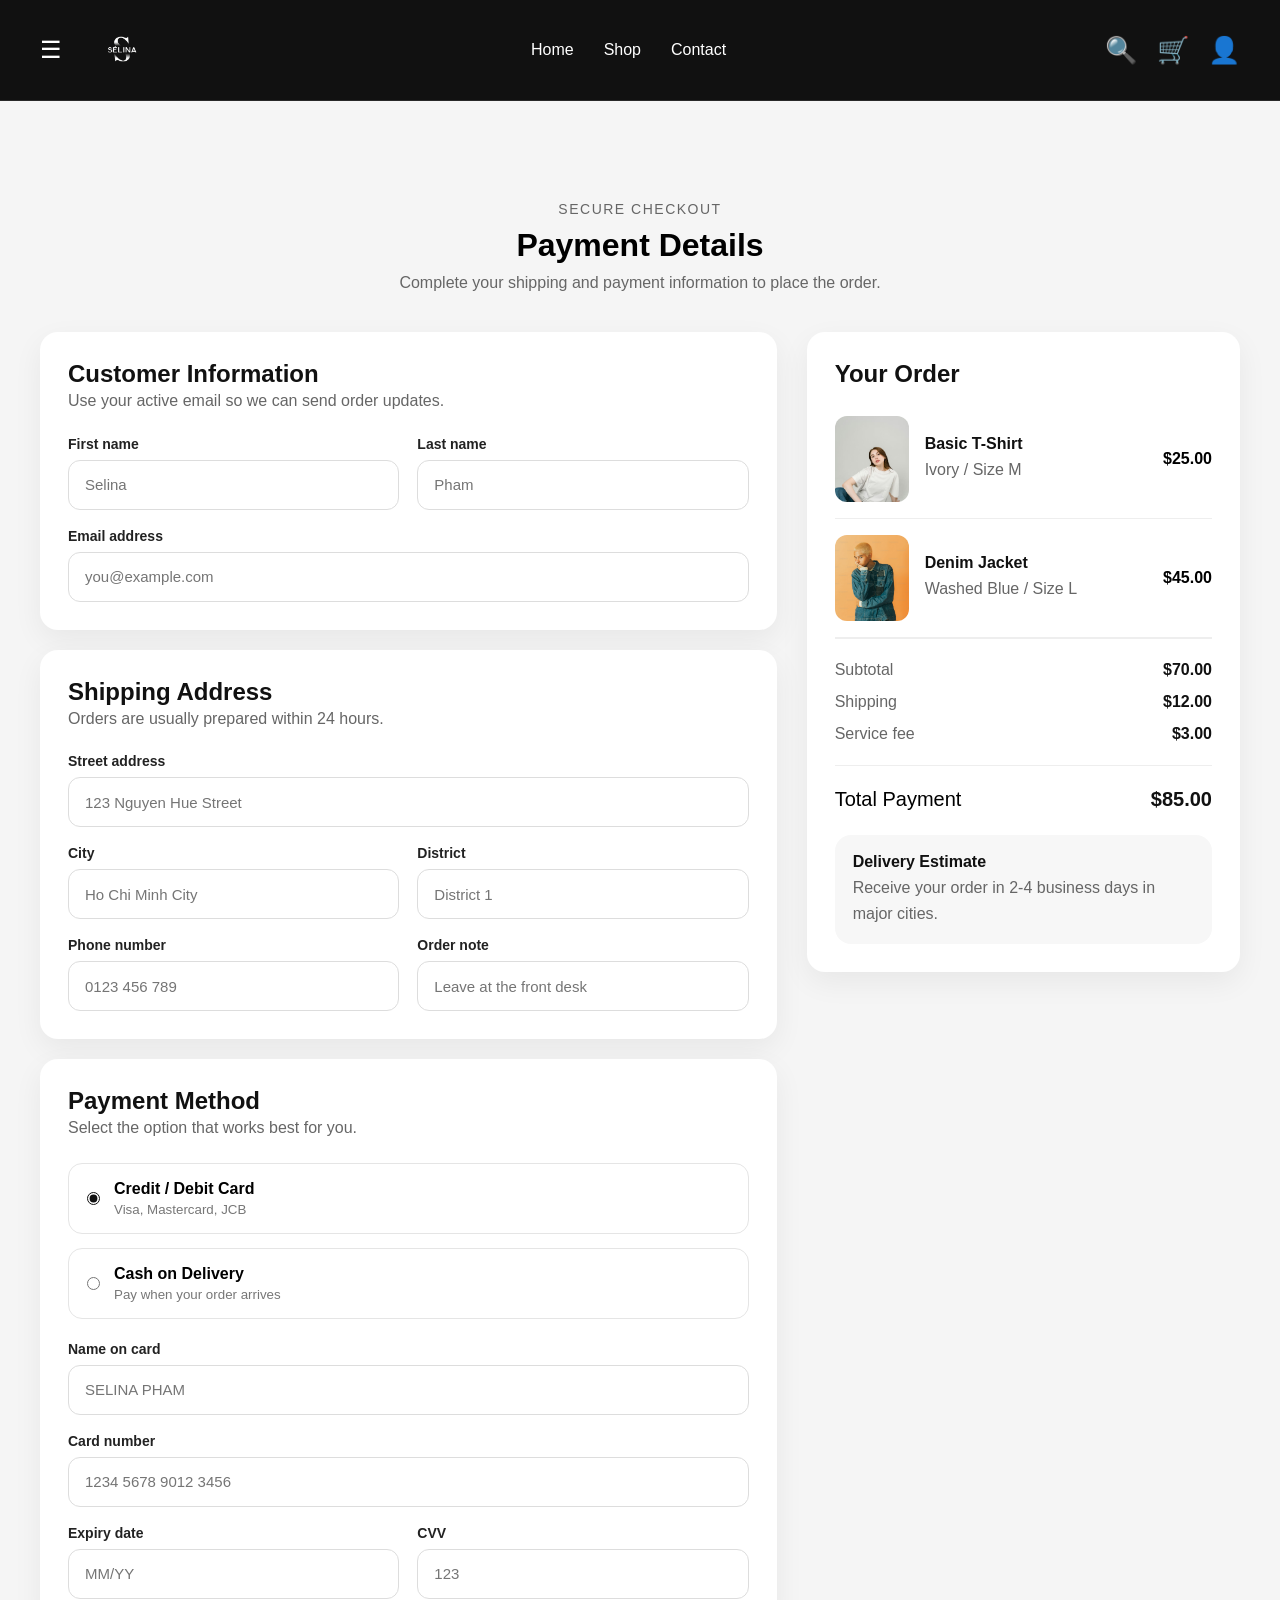
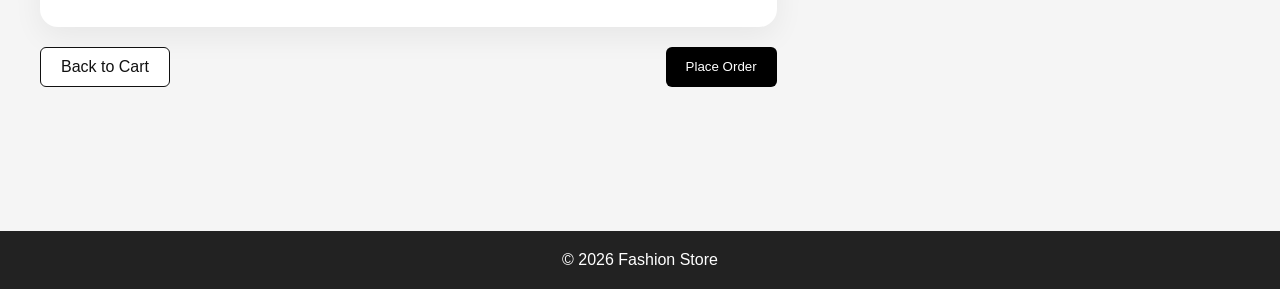
<file: pages/user/checkout.html>
<!doctype html>
<html lang="en">
  <head>
    <meta charset="UTF-8" />
    <meta name="viewport" content="width=device-width, initial-scale=1.0" />
    <title>Fashion Store - Checkout</title>

    <link rel="stylesheet" href="../../assets/css/base.css" />
    <link rel="stylesheet" href="../../assets/css/style.css" />
    <link rel="stylesheet" href="../../assets/css/user.css" />
    <link rel="stylesheet" href="../../assets/css/cart-checkout.css" />
  </head>
  <body>
    <div
      class="sidebar-overlay"
      id="sidebarOverlay"
      onclick="closeSidebar()"
    ></div>

    <aside class="shop-sidebar hidden-sidebar" id="sidebar">
      <div class="sidebar-top">
        <h3>Filter</h3>
        <span class="close-sidebar" onclick="closeSidebar()">✕</span>
      </div>

      <div class="filter-box">
        <h3>Category</h3>
        <ul>
          <li><a href="#">Men</a></li>
          <li><a href="#">Women</a></li>
          <li><a href="#">Accessories</a></li>
          <li><a href="#">Shoes</a></li>
        </ul>
      </div>

      <div class="filter-box">
        <h3>Price</h3>
        <ul>
          <li><a href="#">Under $30</a></li>
          <li><a href="#">$30 - $50</a></li>
          <li><a href="#">Over $50</a></li>
        </ul>
      </div>

      <div class="filter-box">
        <h3>Collection</h3>
        <ul>
          <li><a href="#">New Arrival</a></li>
          <li><a href="#">Best Seller</a></li>
          <li><a href="#">Sale</a></li>
        </ul>
      </div>

      <div class="filter-box">
        <h3>Member</h3>
        <ul>
          <li><a href="#">Member Exclusive</a></li>
          <li><a href="#">Limited Edition</a></li>
        </ul>
      </div>
    </aside>

    <header class="header">
      <div class="container header-inner">
        <div class="header-left">
          <span class="menu-toggle" onclick="openSidebar()">☰</span>
          <div class="logo">
            <img src="../../assets/images/logo.png" alt="SÉLINA logo" />
          </div>
        </div>

        <nav class="nav">
          <a href="../../index.html">Home</a>
          <a href="./products.html">Shop</a>
          <a href="./contact.html">Contact</a>
        </nav>

        <div class="header-actions">
          <span>🔍</span>
          <a href="./cart.html" aria-label="Cart">🛒</a>
          <a href="./login.html" aria-label="Account">👤</a>
        </div>
      </div>
    </header>

    <main class="main">
      <section class="checkout-page">
        <div class="container">
          <div class="section-header checkout-header">
            <p class="page-eyebrow">Secure Checkout</p>
            <h2>Payment Details</h2>
            <p>Complete your shipping and payment information to place the order.</p>
          </div>

          <div class="checkout-layout">
            <form class="checkout-form" id="checkoutForm">
              <div class="form-card">
                <div class="form-card-header">
                  <h3>Customer Information</h3>
                  <p>Use your active email so we can send order updates.</p>
                </div>

                <div class="checkout-grid two-col">
                  <div class="field-group">
                    <label for="firstName">First name</label>
                    <input id="firstName" type="text" placeholder="Selina" required />
                  </div>

                  <div class="field-group">
                    <label for="lastName">Last name</label>
                    <input id="lastName" type="text" placeholder="Pham" required />
                  </div>

                  <div class="field-group full-width">
                    <label for="email">Email address</label>
                    <input
                      id="email"
                      type="email"
                      placeholder="you@example.com"
                      required
                    />
                  </div>
                </div>
              </div>

              <div class="form-card">
                <div class="form-card-header">
                  <h3>Shipping Address</h3>
                  <p>Orders are usually prepared within 24 hours.</p>
                </div>

                <div class="checkout-grid two-col">
                  <div class="field-group full-width">
                    <label for="address">Street address</label>
                    <input
                      id="address"
                      type="text"
                      placeholder="123 Nguyen Hue Street"
                      required
                    />
                  </div>

                  <div class="field-group">
                    <label for="city">City</label>
                    <input id="city" type="text" placeholder="Ho Chi Minh City" required />
                  </div>

                  <div class="field-group">
                    <label for="district">District</label>
                    <input id="district" type="text" placeholder="District 1" required />
                  </div>

                  <div class="field-group">
                    <label for="phone">Phone number</label>
                    <input id="phone" type="tel" placeholder="0123 456 789" required />
                  </div>

                  <div class="field-group">
                    <label for="note">Order note</label>
                    <input id="note" type="text" placeholder="Leave at the front desk" />
                  </div>
                </div>
              </div>

              <div class="form-card">
                <div class="form-card-header">
                  <h3>Payment Method</h3>
                  <p>Select the option that works best for you.</p>
                </div>

                <div class="payment-options">
                  <label class="payment-option">
                    <input type="radio" name="paymentMethod" checked />
                    <span>
                      <strong>Credit / Debit Card</strong>
                      <small>Visa, Mastercard, JCB</small>
                    </span>
                  </label>

                  <label class="payment-option">
                    <input type="radio" name="paymentMethod" />
                    <span>
                      <strong>Cash on Delivery</strong>
                      <small>Pay when your order arrives</small>
                    </span>
                  </label>
                </div>

                <div class="checkout-grid two-col">
                  <div class="field-group full-width">
                    <label for="cardName">Name on card</label>
                    <input id="cardName" type="text" placeholder="SELINA PHAM" required />
                  </div>

                  <div class="field-group full-width">
                    <label for="cardNumber">Card number</label>
                    <input
                      id="cardNumber"
                      type="text"
                      placeholder="1234 5678 9012 3456"
                      required
                    />
                  </div>

                  <div class="field-group">
                    <label for="expiry">Expiry date</label>
                    <input id="expiry" type="text" placeholder="MM/YY" required />
                  </div>

                  <div class="field-group">
                    <label for="cvv">CVV</label>
                    <input id="cvv" type="text" placeholder="123" required />
                  </div>
                </div>
              </div>

              <div class="checkout-actions">
                <a href="./cart.html" class="btn btn-outline">Back to Cart</a>
                <button type="submit" class="btn">Place Order</button>
              </div>

              <p class="checkout-message" id="checkoutMessage"></p>
            </form>

            <aside class="order-card checkout-summary">
              <h3>Your Order</h3>

              <div class="summary-product">
                <img
                  src="../../assets/images/products/product-1.jpg"
                  alt="Basic T-Shirt"
                />
                <div>
                  <h4>Basic T-Shirt</h4>
                  <p>Ivory / Size M</p>
                </div>
                <strong>$25.00</strong>
              </div>

              <div class="summary-product">
                <img
                  src="../../assets/images/products/product-4.jpg"
                  alt="Denim Jacket"
                />
                <div>
                  <h4>Denim Jacket</h4>
                  <p>Washed Blue / Size L</p>
                </div>
                <strong>$45.00</strong>
              </div>

              <div class="summary-list">
                <div class="summary-row">
                  <span>Subtotal</span>
                  <strong>$70.00</strong>
                </div>
                <div class="summary-row">
                  <span>Shipping</span>
                  <strong>$12.00</strong>
                </div>
                <div class="summary-row">
                  <span>Service fee</span>
                  <strong>$3.00</strong>
                </div>
              </div>

              <div class="summary-total">
                <span>Total Payment</span>
                <strong>$85.00</strong>
              </div>

              <div class="delivery-box">
                <h4>Delivery Estimate</h4>
                <p>Receive your order in 2-4 business days in major cities.</p>
              </div>
            </aside>
          </div>
        </div>
      </section>
    </main>

    <footer class="footer">
      <div class="container">
        <p>© 2026 Fashion Store</p>
      </div>
    </footer>

    <script src="../../assets/js/main.js"></script>
    <script src="../../assets/js/cart-checkout.js"></script>
  </body>
</html>
</file>
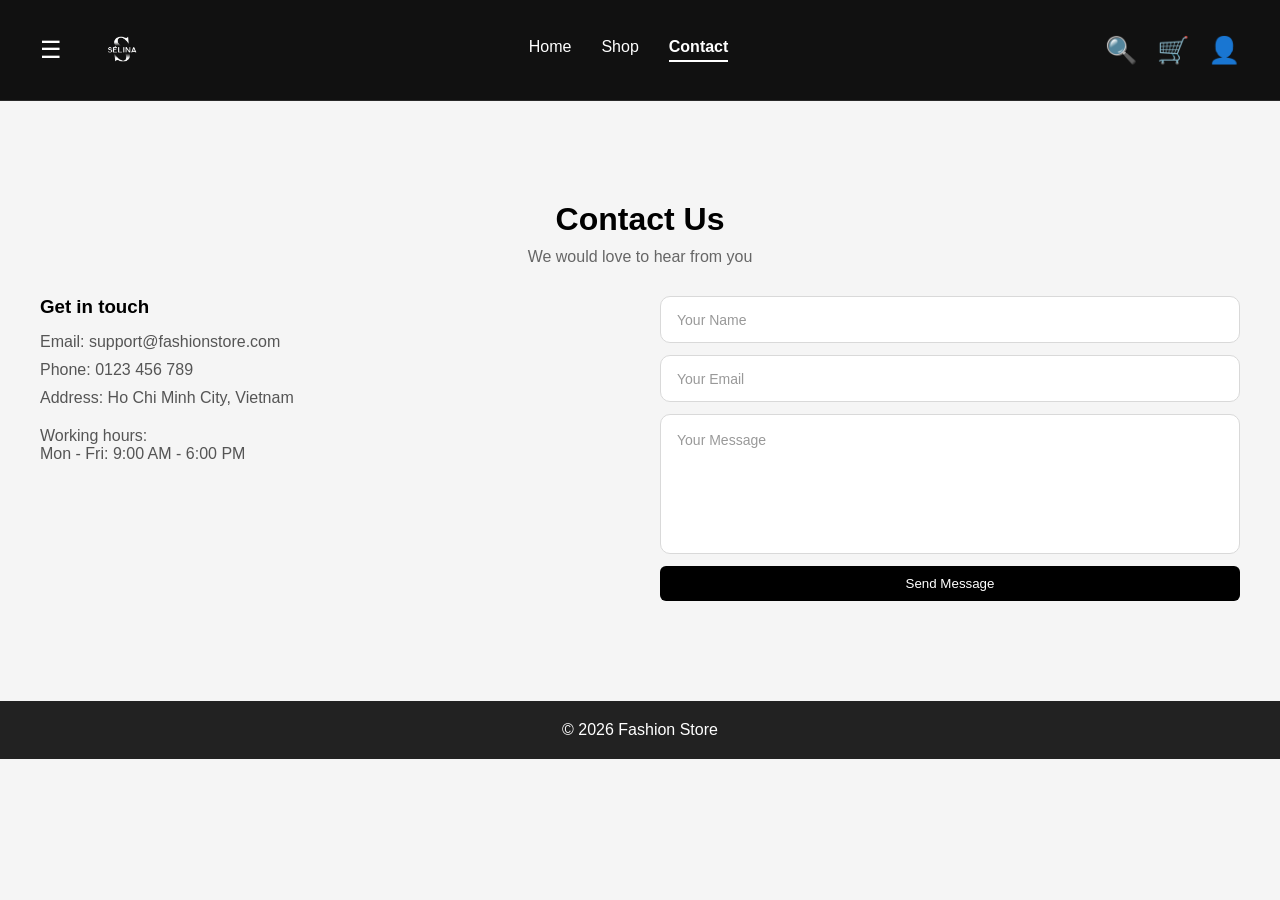
<file: pages/user/contact.html>
<!doctype html>
<html lang="en">
  <head>
    <meta charset="UTF-8" />
    <meta name="viewport" content="width=device-width, initial-scale=1.0" />
    <title>Contact - Fashion Store</title>

    <link rel="stylesheet" href="../../assets/css/base.css" />
    <link rel="stylesheet" href="../../assets/css/style.css" />
    <link rel="stylesheet" href="../../assets/css/user.css" />
  </head>
  <body>
    <div
      class="sidebar-overlay"
      id="sidebarOverlay"
      onclick="closeSidebar()"
    ></div>

    <aside class="shop-sidebar hidden-sidebar" id="sidebar">
      <div class="sidebar-top">
        <h3>Filter</h3>
        <span class="close-sidebar" onclick="closeSidebar()">✕</span>
      </div>

      <div class="filter-box">
        <h3>Category</h3>
        <ul>
          <li><a href="#">Men</a></li>
          <li><a href="#">Women</a></li>
          <li><a href="#">Accessories</a></li>
          <li><a href="#">Shoes</a></li>
        </ul>
      </div>

      <div class="filter-box">
        <h3>Price</h3>
        <ul>
          <li><a href="#">Under $30</a></li>
          <li><a href="#">$30 - $50</a></li>
          <li><a href="#">Over $50</a></li>
        </ul>
      </div>

      <div class="filter-box">
        <h3>Collection</h3>
        <ul>
          <li><a href="#">New Arrival</a></li>
          <li><a href="#">Best Seller</a></li>
          <li><a href="#">Sale</a></li>
        </ul>
      </div>

      <div class="filter-box">
        <h3>Member</h3>
        <ul>
          <li><a href="#">Member Exclusive</a></li>
          <li><a href="#">Limited Edition</a></li>
        </ul>
      </div>
    </aside>

    <header class="header">
      <div class="container header-inner">
        <div class="header-left">
          <span class="menu-toggle" onclick="openSidebar()">☰</span>
          <div class="logo">
            <img src="../../assets/images/logo.png" alt="SÉLINA logo" />
          </div>
        </div>

        <nav class="nav">
          <a href="../../index.html">Home</a>
          <a href="./products.html">Shop</a>
          <a href="./contact.html" class="active">Contact</a>
        </nav>

        <div class="header-actions">
          <span>🔍</span>
          <span>🛒</span>
          <span>👤</span>
        </div>
      </div>
    </header>

    <main class="main">
      <section class="contact-page">
        <div class="container">
          <div class="section-header">
            <h2>Contact Us</h2>
            <p>We would love to hear from you</p>
          </div>

          <div class="contact-layout">
            <div class="contact-info">
              <h3>Get in touch</h3>
              <p>Email: support@fashionstore.com</p>
              <p>Phone: 0123 456 789</p>
              <p>Address: Ho Chi Minh City, Vietnam</p>
              <p style="margin-top: 20px">
                Working hours:<br />
                Mon - Fri: 9:00 AM - 6:00 PM
              </p>
            </div>

            <div class="contact-form">
              <form>
                <input type="text" placeholder="Your Name" />
                <input type="email" placeholder="Your Email" />
                <textarea placeholder="Your Message"></textarea>
                <button type="submit" class="btn">Send Message</button>
              </form>
            </div>
          </div>
        </div>
      </section>
    </main>

    <footer class="footer">
      <div class="container">
        <p>© 2026 Fashion Store</p>
      </div>
    </footer>

    <script src="../../assets/js/main.js"></script>
  </body>
</html>
</file>
<file: assets/css/base.css>
* {
  margin: 0;
  padding: 0;
  box-sizing: border-box;
}

body {
  font-family: Arial, sans-serif;
  background: #f5f5f5;
}

.container {
  width: 1200px;
  margin: 0 auto;
}

a {
  text-decoration: none;
  color: inherit;
}
</file>
<file: assets/css/style.css>
/* HEADER */
.header {
  background: #111;
  border-bottom: 1px solid rgba(255, 255, 255, 0.1);
}

.header-inner {
  display: flex;
  justify-content: space-between;
  align-items: center;
  padding: 15px 0;
}

.logo {
  font-size: 30px;
  font-weight: 700;
  font-family: "Palatino Linotype", "Book Antiqua", serif;
  letter-spacing: 4px;
  color: #fff;
  text-transform: uppercase;
}

.nav {
  display: flex;
  gap: 30px;
}

.nav a {
  text-decoration: none;
  color: #fff;
  font-weight: 500;
  transition: 0.3s;
}

.nav a:hover {
  color: #ccc;
}

.nav a.active {
  color: #fff;
  font-weight: 700;
  border-bottom: 2px solid #fff;
  padding-bottom: 4px;
}

.header-actions span {
  margin-left: 15px;
  cursor: pointer;
  color: #fff;
}

/* MAIN */
.main {
  min-height: 500px;
  padding: 40px 0;
}

/* FOOTER */
.footer {
  background: #222;
  color: #fff;
  text-align: center;
  padding: 20px 0;
}
</file>
<file: assets/css/user.css>
.hero {
  background: #fff;
  padding: 50px 0;
}

.hero-inner {
  display: flex;
  align-items: center;
  justify-content: space-between;
  gap: 40px;
}

.hero-text h1 {
  font-size: 40px;
  margin-bottom: 10px;
}

.hero-text p {
  margin-bottom: 20px;
  color: #666;
}

.btn {
  display: inline-block;
  padding: 10px 20px;
  background: black;
  color: white;
  border-radius: 6px;
  transition: 0.3s;
  text-decoration: none;
  border: none;
  cursor: pointer;
}

.btn:hover {
  background: #333;
}

.hero-image img {
  width: 450px;
  height: 500px;
  object-fit: cover;
  display: block;
}

.featured-products {
  padding: 60px 0;
}

.section-header {
  text-align: center;
  margin-bottom: 30px;
}

.section-header h2 {
  font-size: 32px;
  margin-bottom: 10px;
}

.section-header p {
  color: #666;
}

.product-grid {
  display: grid;
  grid-template-columns: repeat(4, 1fr);
  gap: 20px;
}

.product-card {
  background: #fff;
  padding: 15px;
  text-align: center;
  border-radius: 12px;
  box-shadow: 0 4px 15px rgba(0, 0, 0, 0.08);
  transition: 0.3s;
}

.product-card:hover {
  transform: translateY(-5px);
}

.product-card img {
  width: 100%;
  height: 300px;
  object-fit: cover;
  display: block;
  margin-bottom: 15px;
}

.product-card h3 {
  font-size: 18px;
  margin-bottom: 10px;
}

.price {
  margin-bottom: 15px;
  font-weight: bold;
}

.category {
  padding: 60px 0;
  background: #fff;
}

.category-grid {
  display: grid;
  grid-template-columns: repeat(4, 1fr);
  gap: 20px;
}

.category-card {
  position: relative;
  overflow: hidden;
  border-radius: 12px;
  cursor: pointer;
}

.category-card img {
  width: 100%;
  height: 220px;
  object-fit: cover;
  display: block;
  transition: 0.4s;
}

.category-card:hover img {
  transform: scale(1.05);
}

.category-card h3 {
  position: absolute;
  bottom: 10px;
  left: 10px;
  color: white;
  font-size: 20px;
}

.promo-banner {
  padding: 60px 0;
}

.promo-banner-inner {
  background: #f3f3f3;
  padding: 80px 60px;
  text-align: center;
}

.promo-subtitle {
  color: #777;
  margin-bottom: 10px;
  font-size: 14px;
  text-transform: uppercase;
  letter-spacing: 1px;
}

.promo-banner h2 {
  font-size: 36px;
  margin-bottom: 20px;
}

.newsletter {
  padding: 60px 0;
  background: #fff;
}

.newsletter-inner {
  text-align: center;
  max-width: 700px;
  margin: 0 auto;
}

.newsletter-inner h2 {
  font-size: 32px;
  margin-bottom: 10px;
}

.newsletter-inner p {
  color: #666;
  margin-bottom: 25px;
}

.newsletter-form {
  display: flex;
  justify-content: center;
  gap: 12px;
}

.newsletter-form input {
  width: 350px;
  padding: 12px 16px;
  border: 1px solid #ccc;
  outline: none;
}

.newsletter-form .btn {
  padding: 12px 20px;
}

/* NAV */
.header-inner {
  display: flex;
  align-items: center;
  justify-content: space-between;
  gap: 20px;
}

.header-left {
  display: flex;
  align-items: center;
  gap: 16px;
}

.nav {
  display: flex;
  gap: 30px;
}

.nav a {
  text-decoration: none;
  color: #fff;
  font-weight: 500;
  transition: 0.3s;
}

.nav a:hover {
  color: #ddd;
}

.nav a.active {
  color: #fff;
  font-weight: 700;
  border-bottom: 2px solid #fff;
  padding-bottom: 4px;
}

.menu-toggle {
  font-size: 24px;
  cursor: pointer;
  color: #fff;
  line-height: 1;
}

.header-actions span {
  margin-left: 15px;
  cursor: pointer;
  font-size: 26px;
  color: #fff;
}

/* SIDEBAR */
.shop-sidebar {
  width: 280px;
  background: #fff;
  padding: 24px;
  z-index: 1200;
  overflow-y: auto;
}

.hidden-sidebar {
  position: fixed;
  top: 0;
  left: -320px;
  height: 100%;
  box-shadow: 2px 0 18px rgba(0, 0, 0, 0.12);
  transition: left 0.3s ease;
}

.hidden-sidebar.active {
  left: 0;
}

.sidebar-overlay {
  position: fixed;
  inset: 0;
  background: rgba(0, 0, 0, 0.35);
  opacity: 0;
  visibility: hidden;
  transition: 0.3s ease;
  z-index: 1100;
}

.sidebar-overlay.active {
  opacity: 1;
  visibility: visible;
}

.sidebar-top {
  display: flex;
  justify-content: space-between;
  align-items: center;
  margin-bottom: 24px;
}

.close-sidebar {
  font-size: 20px;
  cursor: pointer;
}

.filter-box {
  margin-bottom: 28px;
}

.filter-box:last-child {
  margin-bottom: 0;
}

.filter-box h3 {
  font-size: 18px;
  margin-bottom: 14px;
  color: #111;
}

.filter-box ul {
  list-style: none;
  padding: 0;
  margin: 0;
}

.filter-box li {
  margin-bottom: 10px;
}

.filter-box a {
  text-decoration: none;
  color: #555;
  transition: 0.3s;
}

.filter-box a:hover {
  color: #000;
  padding-left: 4px;
}

/* PRODUCTS PAGE */
.product-page {
  padding: 60px 0;
}

.product-page .product-grid {
  grid-template-columns: repeat(4, 1fr);
}

/* CONTACT PAGE */
.contact-page {
  padding: 60px 0;
}

.contact-layout {
  display: flex;
  gap: 40px;
  margin-top: 30px;
}

.contact-info {
  flex: 1;
}

.contact-info h3 {
  margin-bottom: 15px;
}

.contact-info p {
  margin-bottom: 10px;
  color: #555;
}

.contact-form {
  flex: 1;
}

.contact-form form {
  display: flex;
  flex-direction: column;
  gap: 12px;
}

.contact-form input,
.contact-form textarea {
  padding: 12px;
  border: 1px solid #ccc;
  outline: none;
}

.contact-form textarea {
  height: 120px;
  resize: none;
}

/* RESPONSIVE */
@media (max-width: 992px) {
  .hero-inner {
    flex-direction: column;
  }

  .product-grid,
  .product-page .product-grid,
  .category-grid {
    grid-template-columns: repeat(2, 1fr);
  }

  .contact-layout {
    flex-direction: column;
  }
}

@media (max-width: 576px) {
  .product-grid,
  .product-page .product-grid,
  .category-grid {
    grid-template-columns: 1fr;
  }

  .newsletter-form {
    flex-direction: column;
  }

  .newsletter-form input {
    width: 100%;
  }

  .nav {
    gap: 18px;
    font-size: 14px;
  }
}

.logo img {
  height: 70px;
  filter: invert(1);
  width: auto;
  display: block;
  object-fit: contain;
}

.header-inner {
  align-items: center;
}

.contact-form input,
.contact-form textarea {
  padding: 14px 16px;
  border: 1px solid #d9d9d9;
  outline: none;
  border-radius: 10px;
  font-size: 15px;
  font-family: Arial, Helvetica, sans-serif;
  transition: 0.3s;
  background: #fff;
}

.contact-form input:focus,
.contact-form textarea:focus {
  border-color: #111;
}

.contact-form textarea {
  height: 140px;
  resize: none;
  line-height: 1.6;
}

.contact-form input::placeholder,
.contact-form textarea::placeholder {
  color: #999;
  font-size: 14px;
  font-family: Arial, Helvetica, sans-serif;
}

/* ========== LOGIN PAGE ========== */
.login-page {
  background-color: #f8f8f8;
}

.login-section {
  padding: 60px 0;
}

.login-wrapper {
  display: grid;
  grid-template-columns: 1fr 1fr;
  background: #fff;
  border-radius: 16px;
  overflow: hidden;
  box-shadow: 0 10px 30px rgba(0, 0, 0, 0.08);
}

.login-left {
  background: #f3e8dc;
  padding: 40px;
  display: flex;
  flex-direction: column;
  justify-content: center;
}

.login-left h1 {
  font-size: 36px;
  margin-bottom: 16px;
  color: #222;
}

.login-left p {
  font-size: 16px;
  color: #555;
  margin-bottom: 24px;
  line-height: 1.6;
}

.login-left img {
  width: 100%;
  max-height: 350px;
  object-fit: cover;
  border-radius: 12px;
}

.login-right {
  padding: 50px 40px;
}

.login-right h2 {
  font-size: 30px;
  margin-bottom: 24px;
  color: #222;
}

.login-form {
  display: flex;
  flex-direction: column;
  gap: 18px;
}

.form-group {
  display: flex;
  flex-direction: column;
}

.form-group label {
  font-size: 15px;
  font-weight: 600;
  margin-bottom: 8px;
  color: #333;
}

.form-group input {
  height: 48px;
  padding: 0 14px;
  border: 1px solid #ddd;
  border-radius: 8px;
  outline: none;
  font-size: 15px;
}

.form-group input:focus {
  border-color: #222;
}

.btn-login {
  height: 48px;
  border: none;
  background: #222;
  color: #fff;
  font-size: 16px;
  font-weight: 600;
  border-radius: 8px;
  cursor: pointer;
  transition: 0.3s;
}

.btn-login:hover {
  opacity: 0.9;
}

.login-message {
  min-height: 20px;
  font-size: 14px;
  color: red;
}

.login-extra {
  margin-top: 20px;
  padding: 14px;
  background: #f7f7f7;
  border-radius: 8px;
  display: flex;
  flex-direction: column;
  gap: 6px;
  font-size: 14px;
  color: #444;
}

.register-link {
  margin-top: 20px;
  font-size: 14px;
  color: #444;
}

.register-link a {
  color: #000;
  font-weight: 600;
}

.header-icons a.active {
  font-weight: 700;
  text-decoration: underline;
}

/* Responsive */
@media (max-width: 768px) {
  .login-wrapper {
    grid-template-columns: 1fr;
  }

  .login-left,
  .login-right {
    padding: 30px 20px;
  }

  .login-left img {
    width: 100%;
    height: 420px;
    object-fit: cover;
    border-radius: 12px;
    display: block;
  }

  .login-right h2 {
    font-size: 24px;
  }
}
</file>
<file: cart/assets/css/checkout.css>
@import url("cart.css");

.promo-bar {
  background: var(--black);
  color: #fff;
  text-align: center;
  padding: 10px 16px;
  font-size: 0.9rem;
}

.promo-bar a {
  color: #fff;
  font-weight: 700;
  text-decoration: underline;
}

.site-header {
  max-width: 1200px;
  margin: 0 auto;
  padding: 20px 24px 0;
  display: flex;
  flex-wrap: wrap;
  align-items: center;
  justify-content: space-between;
  gap: 16px;
}

.logo {
  font-size: 1.75rem;
  font-weight: 700;
  letter-spacing: -0.02em;
  color: var(--text);
  text-decoration: none;
}

.logo:hover {
  opacity: 0.85;
}

.breadcrumb {
  font-size: 0.95rem;
  color: var(--muted);
  display: flex;
  align-items: center;
  gap: 8px;
  flex-wrap: wrap;
}

.breadcrumb a {
  color: var(--muted);
  text-decoration: none;
}

.breadcrumb a:hover {
  color: var(--text);
}

.breadcrumb .current {
  color: var(--text);
  font-weight: 500;
}

.crumb-sep {
  opacity: 0.5;
  user-select: none;
}

.checkout-layout {
  max-width: 1200px;
  margin: 24px auto 64px;
  padding: 0 24px;
  display: grid;
  grid-template-columns: 1.15fr 0.85fr;
  gap: 28px;
  align-items: start;
}

.checkout-main .page-title {
  margin-bottom: 24px;
}

.checkout-form {
  display: flex;
  flex-direction: column;
  gap: 20px;
}

.form-card {
  border: 1px solid var(--panel-border);
  border-radius: 20px;
  padding: 24px;
  background: var(--bg);
  transition: box-shadow 0.25s ease;
}

.form-card:focus-within {
  box-shadow: 0 0 0 1px rgba(0, 0, 0, 0.06);
}

.form-card-title {
  margin: 0 0 20px;
  font-size: 1.35rem;
  font-weight: 700;
}

.field-grid {
  display: grid;
  grid-template-columns: 1fr 1fr;
  gap: 16px;
}

.field {
  display: flex;
  flex-direction: column;
  gap: 8px;
}

.field.full {
  grid-column: 1 / -1;
}

.field-label {
  font-size: 0.95rem;
  color: var(--muted);
  font-weight: 500;
}

.field input,
.field select {
  border: 1px solid var(--panel-border);
  border-radius: 12px;
  padding: 14px 16px;
  font-size: 1rem;
  font-family: inherit;
  background: var(--bg);
  color: var(--text);
  outline: none;
  transition: border-color 0.2s ease, box-shadow 0.2s ease;
}

.field input::placeholder {
  color: rgba(0, 0, 0, 0.35);
}

.field input:focus,
.field select:focus {
  border-color: rgba(0, 0, 0, 0.35);
  box-shadow: 0 0 0 3px rgba(0, 0, 0, 0.06);
}

.field input.field-error,
.field select.field-error {
  border-color: var(--danger);
}

.payment-methods {
  border: 0;
  margin: 0 0 20px;
  padding: 0;
  display: flex;
  flex-wrap: wrap;
  gap: 10px;
}

.pay-option {
  display: inline-flex;
  align-items: center;
  gap: 8px;
  padding: 10px 16px;
  border-radius: 999px;
  border: 1px solid var(--panel-border);
  cursor: pointer;
  font-size: 0.95rem;
  transition: background 0.2s ease, border-color 0.2s ease;
}

.pay-option:has(input:checked) {
  background: var(--soft);
  border-color: rgba(0, 0, 0, 0.2);
}

.pay-option input {
  margin: 0;
}

.card-fields.hidden {
  display: none;
}

.checkout-summary {
  position: sticky;
  top: 24px;
}

.checkout-items {
  margin-bottom: 20px;
  display: flex;
  flex-direction: column;
  gap: 12px;
}

.checkout-line {
  display: flex;
  align-items: center;
  gap: 12px;
  font-size: 0.95rem;
}

.checkout-line-thumb {
  width: 48px;
  height: 48px;
  border-radius: 8px;
  background: var(--soft2) center/cover no-repeat;
  flex-shrink: 0;
}

.checkout-line-meta {
  flex: 1;
  min-width: 0;
  display: flex;
  flex-direction: column;
  gap: 2px;
}

.checkout-line-name {
  font-weight: 700;
  white-space: nowrap;
  overflow: hidden;
  text-overflow: ellipsis;
}

.checkout-line-detail {
  font-size: 0.85rem;
  color: var(--muted);
}

.checkout-line-price {
  font-weight: 700;
  flex-shrink: 0;
}

.secure-note {
  margin: 16px 0 0;
  font-size: 0.85rem;
  color: var(--muted);
  line-height: 1.4;
}

.place-order-btn {
  width: 100%;
  max-width: 420px;
  border: 0;
  border-radius: 999px;
  padding: 18px 24px;
  color: #fff;
  background: var(--black);
  font-size: 1.2rem;
  font-weight: 500;
  cursor: pointer;
  display: inline-flex;
  align-items: center;
  justify-content: center;
  gap: 10px;
  margin-top: 8px;
  transition: transform 0.24s ease, box-shadow 0.24s ease;
}

.place-order-btn:hover {
  transform: translateY(-2px);
  box-shadow: 0 14px 28px rgba(0, 0, 0, 0.2);
}

.place-order-btn:hover .arrow {
  transform: translateX(5px);
}

.place-order-btn .arrow {
  transition: transform 0.22s ease;
}

.place-order-btn:active {
  transform: translateY(0);
}

.place-order-btn.success-pulse {
  animation: pop 360ms ease;
}

@media (max-width: 980px) {
  .checkout-layout {
    grid-template-columns: 1fr;
  }

  .field-grid {
    grid-template-columns: 1fr;
  }

  .field.full {
    grid-column: 1;
  }

  .checkout-summary {
    position: static;
  }

  .place-order-btn {
    max-width: none;
  }
}
</file>
<file: assets/css/admin.css>
/* Admin — style theo id (dễ tách header / sidebar / nội dung / footer) */

#khung-admin {
  --mau-nen: #f5f6f8;
  --mau-the: #ffffff;
  --mau-chu: #111111;
  --mau-phu: #666666;
  --mau-nhat: #999999;
  --vien-nhe: #e8e8e8;
  --bo-goc: 12px;
  --rong-ben: 220px;

  display: flex;
  min-height: 100vh;
  margin: 0;
  font-family: "Inter", system-ui, -apple-system, Segoe UI, Roboto, sans-serif;
  font-size: 14px;
  color: var(--mau-chu);
  background: var(--mau-nen);
}

#thanh-ben {
  width: var(--rong-ben);
  flex-shrink: 0;
  background: var(--mau-the);
  border-right: 1px solid var(--vien-nhe);
  padding: 24px 16px;
  box-sizing: border-box;
}

#tieu-de-ben {
  margin: 0 0 28px;
  font-size: 16px;
  font-weight: 700;
  letter-spacing: 0.02em;
}

#menu-ben {
  display: flex;
  flex-direction: column;
  gap: 4px;
}

#menu-ben a {
  display: block;
  padding: 10px 12px;
  border-radius: 8px;
  color: var(--mau-chu);
  text-decoration: none;
  font-size: 14px;
}

#menu-ben a:hover {
  background: rgba(0, 0, 0, 0.04);
}

#menu-ben a.dang-chon {
  background: var(--mau-chu);
  color: #fff;
}

#vung-chinh {
  flex: 1;
  display: flex;
  flex-direction: column;
  min-width: 0;
}

#dau-trang {
  display: flex;
  align-items: center;
  justify-content: space-between;
  flex-wrap: wrap;
  gap: 16px;
  padding: 20px 28px;
  background: var(--mau-the);
  border-bottom: 1px solid var(--vien-nhe);
}

#tieu-de-trang {
  margin: 0;
  font-size: 20px;
  font-weight: 700;
}

#khu-chao {
  display: flex;
  align-items: center;
  gap: 16px;
}

#loi-chao {
  font-size: 14px;
  color: var(--mau-chu);
}

#nut-thoat {
  padding: 8px 16px;
  font-size: 14px;
  font-family: inherit;
  cursor: pointer;
  background: #fff;
  border: 1px solid var(--mau-chu);
  border-radius: 8px;
  color: var(--mau-chu);
}

#nut-thoat:hover {
  background: #f3f3f3;
}

#noi-dung {
  flex: 1;
  padding: 24px 28px 32px;
  box-sizing: border-box;
}

/* Thông báo khi xóa bị chặn bởi khóa ngoại — giọng lịch sự, không dùng màu báo lỗi gắt */
.thong-bao-khong-xoa {
  margin: 0 0 20px;
  padding: 16px 18px;
  max-width: 720px;
  border-radius: 10px;
  border: 1px solid #c9d4e8;
  background: linear-gradient(180deg, #f7f9fc 0%, #f0f4fa 100%);
  box-shadow: 0 1px 2px rgba(0, 0, 0, 0.04);
}

.thong-bao-khong-xoa .tieu-thong-bao {
  margin: 0 0 8px;
  font-size: 15px;
  font-weight: 700;
  color: var(--mau-chu);
}

.thong-bao-khong-xoa .noi-dung-thong-bao {
  margin: 0;
  font-size: 14px;
  line-height: 1.55;
  color: var(--mau-phu);
}

#khu-thong-ke {
  display: grid;
  grid-template-columns: repeat(3, 1fr);
  gap: 20px;
  margin-bottom: 24px;
}

@media (max-width: 960px) {
  #khu-thong-ke {
    grid-template-columns: 1fr;
  }
}

#the-doanh-thu,
#the-nguoi-dung,
#the-don-hang {
  background: var(--mau-the);
  border-radius: var(--bo-goc);
  padding: 22px 24px;
  box-shadow: 0 1px 3px rgba(0, 0, 0, 0.06);
}

#the-doanh-thu .gia-tri,
#the-nguoi-dung .gia-tri,
#the-don-hang .gia-tri {
  margin: 0 0 8px;
  font-size: 28px;
  font-weight: 700;
  line-height: 1.2;
}

#the-doanh-thu .nhan,
#the-nguoi-dung .nhan,
#the-don-hang .nhan {
  margin: 0;
  font-size: 13px;
  color: var(--mau-phu);
}

#hop-bang-don {
  background: var(--mau-the);
  border-radius: var(--bo-goc);
  padding: 20px 24px 8px;
  box-shadow: 0 1px 3px rgba(0, 0, 0, 0.06);
}

#tieu-bang {
  margin: 0 0 16px;
  font-size: 16px;
  font-weight: 700;
}

#khung-cuon-bang {
  overflow-x: auto;
}

#bang-du-lieu {
  width: 100%;
  border-collapse: collapse;
  font-size: 13px;
}

#bang-du-lieu th,
#bang-du-lieu td {
  padding: 12px 10px;
  text-align: left;
  border-bottom: 1px solid var(--vien-nhe);
}

#bang-du-lieu th {
  font-weight: 700;
}

#bang-du-lieu tbody tr:last-child td {
  border-bottom: none;
}

#bang-du-lieu .tt-xac-nhan {
  color: var(--mau-chu);
  font-size: 12px;
}

#bang-du-lieu .tt-cho-xu-ly {
  color: var(--mau-phu);
  font-size: 12px;
}

#bang-du-lieu .tt-da-huy {
  color: var(--mau-nhat);
  font-size: 12px;
}

#chan-trang {
  padding: 12px 28px;
  font-size: 12px;
  color: var(--mau-phu);
  border-top: 1px solid var(--vien-nhe);
  background: var(--mau-the);
}

#ban-quyen {
  margin: 0;
}

body {
  margin: 0;
}

/* —— Trang Quản lý sản phẩm (Figma 2:259) —— */

.trang-san-pham #dau-trang {
  justify-content: space-between;
}

#khu-hanh-dong {
  display: flex;
  align-items: center;
  gap: 12px;
}

#nut-them-sp,
#nut-them-dm,
#nut-them-bien {
  padding: 8px 16px;
  font-size: 13px;
  font-family: inherit;
  cursor: pointer;
  color: #fff;
  background: var(--mau-chu);
  border: 1px solid var(--mau-chu);
  border-radius: 6px;
  text-decoration: none;
  display: inline-block;
  box-sizing: border-box;
}

#nut-them-sp:hover,
#nut-them-dm:hover,
#nut-them-bien:hover {
  opacity: 0.92;
}

.lk-quay-lai-ds {
  padding: 8px 14px;
  font-size: 13px;
  font-family: inherit;
  color: var(--mau-chu);
  background: #fff;
  border: 1px solid var(--mau-chu);
  border-radius: 6px;
  text-decoration: none;
  display: inline-block;
  box-sizing: border-box;
}

.lk-quay-lai-ds:hover {
  background: #f3f3f3;
}

/* Form thêm / cập nhật sản phẩm (trang riêng, cùng tone Figma admin) */
.trang-bieu-mau-sp #vung-bieu-mau-sp,
.trang-bieu-mau-sp #vung-bieu-mau-dm {
  max-width: 520px;
  margin: 0 auto;
}

.trang-bieu-mau-sp .tieu-phu-form {
  margin: 0 0 16px;
  font-size: 14px;
  color: var(--mau-phu);
}

.trang-bieu-mau-sp .the-bieu-mau-sp {
  background: var(--mau-the);
  border-radius: var(--bo-goc);
  padding: 24px 26px 28px;
  box-shadow: 0 1px 3px rgba(0, 0, 0, 0.06);
  border: 1px solid var(--vien-nhe);
}

.trang-bieu-mau-sp .o-truong {
  display: flex;
  flex-direction: column;
  gap: 8px;
  margin-bottom: 18px;
}

.trang-bieu-mau-sp .o-truong label {
  font-size: 13px;
  font-weight: 600;
  color: var(--mau-chu);
}

.trang-bieu-mau-sp .o-truong input[type="text"],
.trang-bieu-mau-sp .hop-list-form {
  padding: 10px 12px;
  font-size: 14px;
  font-family: inherit;
  border: 1px solid var(--vien-nhe);
  border-radius: 8px;
  box-sizing: border-box;
}

.trang-bieu-mau-sp .o-truong input[type="text"] {
  width: 100%;
}

.trang-bieu-mau-sp .hang-2-nut-form {
  display: flex;
  flex-wrap: wrap;
  align-items: center;
  gap: 12px;
  margin-top: 8px;
  padding-top: 16px;
  border-top: 1px solid var(--vien-nhe);
}

.trang-bieu-mau-sp .nut-gui-form {
  padding: 10px 20px;
  font-size: 14px;
  font-family: inherit;
  cursor: pointer;
  color: #fff;
  background: var(--mau-chu);
  border: 1px solid var(--mau-chu);
  border-radius: 8px;
}

.trang-bieu-mau-sp .nut-gui-form:hover {
  opacity: 0.92;
}

.trang-bieu-mau-sp .nut-huy-form {
  padding: 10px 18px;
  font-size: 14px;
  font-family: inherit;
  color: var(--mau-chu);
  background: #fff;
  border: 1px solid var(--mau-chu);
  border-radius: 8px;
  text-decoration: none;
  display: inline-block;
}

.trang-bieu-mau-sp .nut-huy-form:hover {
  background: #f3f3f3;
}

.trang-bieu-mau-sp .ghi-chu-insert {
  margin: 0 0 18px;
  padding: 12px 14px;
  font-size: 13px;
  color: var(--mau-phu);
  line-height: 1.45;
  background: #f0f1f4;
  border-radius: 8px;
  border: 1px solid var(--vien-nhe);
}

.trang-bieu-mau-sp .ghi-chu-insert strong {
  color: var(--mau-chu);
}

#tt-san-pham .hang-nut-chinh-xem {
  margin-top: 12px;
  padding-top: 16px;
  border-top: 1px solid var(--vien-nhe);
}

.nut-chinh-sua-sp {
  display: inline-block;
  padding: 8px 16px;
  font-size: 13px;
  font-family: inherit;
  color: #fff;
  background: var(--mau-chu);
  border: 1px solid var(--mau-chu);
  border-radius: 6px;
  text-decoration: none;
}

.nut-chinh-sua-sp:hover {
  opacity: 0.92;
}

.hop-them-sp {
  margin-bottom: 16px;
  scroll-margin-top: 24px;
}

.hop-them-sp .bieu-mau-ngan {
  display: flex;
  flex-direction: column;
  gap: 8px;
}

.hop-them-sp label {
  font-size: 13px;
  color: var(--mau-phu);
}

.hop-list {
  width: 100%;
  max-width: 100%;
  box-sizing: border-box;
  background: #fff;
}

.hop-them-sp input,
.hop-them-sp select,
.hop-them-sp button {
  padding: 8px 10px;
  font-size: 13px;
  font-family: inherit;
  border-radius: 6px;
  border: 1px solid var(--vien-nhe);
}

.bieu-bien-the .goi-y-nho {
  font-weight: 400;
  color: var(--mau-phu);
  font-size: 12px;
}

.bieu-bien-the .o-nhap-bien {
  width: 100%;
  box-sizing: border-box;
  padding: 8px 10px;
  font-size: 14px;
  font-family: inherit;
  border-radius: 6px;
  border: 1px solid var(--vien-nhe);
}

.tieu-nho {
  margin: 0 0 8px;
  font-size: 14px;
  font-weight: 700;
}

#ds-the-sp .the-sp.dang-chon {
  outline: 2px solid var(--mau-chu);
  outline-offset: -2px;
}

#ds-the-sp .the-sp .lk-chon-sp {
  flex: 1;
  min-width: 0;
  text-decoration: none;
  color: inherit;
  font-size: 14px;
}

#ds-the-sp .bieu-xoa-sp {
  margin: 0;
  flex-shrink: 0;
}

#ds-the-sp .nut-xoa-nho {
  font-size: 12px;
  padding: 4px 8px;
  cursor: pointer;
  border: 1px solid var(--vien-nhe);
  border-radius: 6px;
  background: var(--mau-the);
  font-family: inherit;
}

.goi-y-chon {
  margin: 0;
  color: var(--mau-phu);
  font-size: 14px;
}

.bieu-sua-sp .dong-tt,
.bieu-bien-the .hang-4 {
  display: flex;
  flex-wrap: wrap;
  align-items: center;
  gap: 8px 12px;
  margin-bottom: 10px;
}

.bieu-sua-sp input,
.bieu-sua-sp select {
  flex: 1;
  min-width: 160px;
  padding: 8px 10px;
  font-size: 14px;
  font-family: inherit;
  border: 1px solid var(--vien-nhe);
  border-radius: 6px;
}

.bieu-bien-the .hang-4 input {
  flex: 1 1 120px;
  min-width: 0;
  padding: 8px 10px;
  font-size: 13px;
  font-family: inherit;
  border: 1px solid var(--vien-nhe);
  border-radius: 6px;
}

.bieu-bien-the button[type="submit"],
.bieu-sua-sp .hang-nut-tt button,
.hop-them-sp button[type="submit"] {
  padding: 8px 14px;
  font-size: 13px;
  cursor: pointer;
  border-radius: 6px;
  border: 1px solid var(--mau-chu);
  background: var(--mau-chu);
  color: #fff;
  font-family: inherit;
}

.hang-nut-tt {
  margin-top: 8px;
  display: flex;
  align-items: center;
  gap: 12px;
  flex-wrap: wrap;
}

.lk-huy {
  font-size: 14px;
  color: var(--mau-phu);
}

#bang-bien-the .o-hanh a {
  margin-right: 10px;
  font-size: 13px;
}

#bang-bien-the .o-hanh form {
  display: inline;
  margin: 0;
}

#bang-bien-the .o-hanh button[type="submit"] {
  padding: 0;
  font-size: 13px;
  cursor: pointer;
  background: none;
  border: none;
  color: var(--mau-chu);
  text-decoration: underline;
  font-family: inherit;
}

#giao-san-pham {
  display: grid;
  grid-template-columns: minmax(260px, 1fr) minmax(320px, 1.4fr);
  gap: 20px;
  align-items: start;
  min-height: 0;
}

@media (max-width: 960px) {
  #giao-san-pham {
    grid-template-columns: 1fr;
  }
}

#cot-danh-sach {
  background: #eceef1;
  border-radius: var(--bo-goc);
  padding: 12px;
  min-height: 280px;
  box-sizing: border-box;
}

#khung-keo-ds {
  max-height: min(70vh, 720px);
  overflow: auto;
}

#ds-the-sp {
  list-style: none;
  margin: 0;
  padding: 0;
}

#ds-the-sp .the-sp {
  display: flex;
  align-items: flex-start;
  justify-content: space-between;
  gap: 12px;
  padding: 14px 14px;
  margin-bottom: 10px;
  background: var(--mau-the);
  border-radius: 10px;
  box-shadow: 0 1px 2px rgba(0, 0, 0, 0.05);
}

#ds-the-sp .the-sp:last-child {
  margin-bottom: 0;
}

#ds-the-sp .rong-ds {
  padding: 16px;
  background: var(--mau-the);
  border-radius: 10px;
  margin-bottom: 0;
}

.khu-form-bien {
  margin-bottom: 18px;
}

#ds-the-sp .stt-sp {
  font-weight: 700;
  font-size: 14px;
  min-width: 1.25em;
}

#ds-the-sp .ten-dong {
  flex: 1;
  min-width: 0;
}

#ds-the-sp .ten-sp {
  display: block;
  font-size: 14px;
  color: #333;
}

#ds-the-sp .ten-loai {
  display: block;
  margin-top: 4px;
  font-size: 13px;
  color: var(--mau-phu);
}

#ds-the-sp .hanh-sp {
  display: flex;
  align-items: center;
  gap: 12px;
  flex-shrink: 0;
}

#ds-the-sp .lk-sua,
#ds-the-sp .lk-xoa {
  padding: 0;
  font-size: 13px;
  font-family: inherit;
  cursor: pointer;
  color: var(--mau-chu);
  text-decoration: underline;
  background: none;
  border: none;
}

#cot-chi-tiet {
  min-width: 0;
}

#hop-chi-tiet {
  background: var(--mau-the);
  border-radius: var(--bo-goc);
  padding: 22px 24px;
  box-shadow: 0 1px 3px rgba(0, 0, 0, 0.06);
}

#tt-san-pham {
  padding-bottom: 20px;
  margin-bottom: 20px;
  border-bottom: 1px solid var(--vien-nhe);
}

#tt-san-pham .dong-tt {
  display: flex;
  flex-wrap: wrap;
  gap: 8px 16px;
  margin-bottom: 12px;
  font-size: 14px;
  line-height: 1.45;
}

#tt-san-pham .dong-tt:last-child {
  margin-bottom: 0;
}

#tt-san-pham .nhan-tt {
  font-weight: 700;
  color: var(--mau-chu);
}

#tt-san-pham .gia-tri {
  font-weight: 400;
  color: var(--mau-chu);
}

#dong-mo-ta .gia-tri {
  flex: 1 1 100%;
}

#khu-bien-the {
  margin-top: 8px;
}

#hang-tieu-bien {
  display: flex;
  align-items: center;
  justify-content: space-between;
  gap: 16px;
  flex-wrap: wrap;
  margin-bottom: 14px;
}

#tieu-ds-bien {
  margin: 0;
  font-size: 16px;
  font-weight: 700;
}

#khung-bang-bien {
  overflow-x: auto;
}

#bang-bien-the {
  width: 100%;
  border-collapse: collapse;
  font-size: 13px;
}

#bang-bien-the th,
#bang-bien-the td {
  padding: 10px 8px;
  text-align: left;
  border-bottom: 1px solid var(--vien-nhe);
  vertical-align: middle;
}

#bang-bien-the th {
  font-weight: 700;
}

#bang-bien-the tbody tr:last-child td {
  border-bottom: none;
}

#bang-bien-the .lk-sua,
#bang-bien-the .lk-xoa {
  padding: 0;
  margin-right: 10px;
  font-size: 13px;
  font-family: inherit;
  cursor: pointer;
  color: var(--mau-chu);
  text-decoration: underline;
  background: none;
  border: none;
}

#bang-bien-the .lk-xoa {
  margin-right: 0;
}

#bang-bien-the .o-anh-url {
  max-width: 220px;
}

#bang-bien-the .chuoi-anh {
  display: block;
  font-size: 12px;
  color: var(--mau-phu);
  word-break: break-all;
  margin-bottom: 6px;
}

#bang-bien-the .thumb-bien {
  display: block;
  object-fit: cover;
  border-radius: 6px;
  border: 1px solid var(--vien-nhe);
}

#bang-bien-the .bieu-xoa-bien {
  display: inline;
  margin: 0;
  vertical-align: baseline;
}

#ds-the-sp .bieu-xoa-sp {
  display: inline;
  margin: 0;
}

#ds-the-sp .bieu-xoa-sp .lk-xoa {
  text-decoration: underline;
  padding: 0;
  margin: 0;
}

/* —— Trang Quản lý danh mục (Figma 2:524) —— */

.trang-danh-muc #tieu-noi-dm {
  margin: 0;
  font-size: 18px;
  font-weight: 700;
}

#khu-danh-muc {
  display: flex;
  flex-direction: column;
  gap: 20px;
}

#hang-tren-dm {
  display: flex;
  align-items: center;
  justify-content: space-between;
  flex-wrap: wrap;
  gap: 16px;
}

#nut-them-dm {
  padding: 8px 18px;
  font-size: 14px;
  font-family: inherit;
  cursor: pointer;
  color: #fff;
  background: var(--mau-chu);
  border: 1px solid var(--mau-chu);
  border-radius: 8px;
}

#nut-them-dm:hover {
  opacity: 0.92;
}

#hop-ds-dm {
  background: var(--mau-the);
  border-radius: var(--bo-goc);
  border: 1px solid var(--vien-nhe);
  box-shadow: 0 1px 3px rgba(0, 0, 0, 0.05);
  min-height: 120px;
  overflow: hidden;
}

#ds-danh-muc {
  list-style: none;
  margin: 0;
  padding: 0;
}

#ds-danh-muc .the-dm {
  display: flex;
  align-items: center;
  justify-content: space-between;
  gap: 16px;
  padding: 14px 18px;
  border-bottom: 1px solid var(--vien-nhe);
  font-size: 14px;
}

#ds-danh-muc .the-dm:last-child {
  border-bottom: none;
}

#ds-danh-muc .ma-dm {
  font-weight: 700;
  font-size: 13px;
  min-width: 2em;
}

#ds-danh-muc .ten-dm {
  flex: 1;
  min-width: 0;
  color: var(--mau-chu);
}

#ds-danh-muc .hanh-dm {
  display: flex;
  align-items: center;
  gap: 14px;
  flex-shrink: 0;
}

#ds-danh-muc .bieu-xoa-dm {
  display: inline;
  margin: 0;
}

#ds-danh-muc .lk-sua,
#ds-danh-muc .lk-xoa {
  padding: 0;
  font-size: 13px;
  font-family: inherit;
  cursor: pointer;
  color: var(--mau-chu);
  text-decoration: underline;
  background: none;
  border: none;
}

#form-dm {
  background: var(--mau-the);
  border-radius: var(--bo-goc);
  border: 1px solid var(--vien-nhe);
  padding: 22px 24px;
  box-shadow: 0 1px 3px rgba(0, 0, 0, 0.05);
}

#tieu-form-dm {
  margin: 0 0 16px;
  font-size: 14px;
  font-weight: 700;
}

#bieu-mau-dm {
  display: flex;
  flex-direction: column;
  gap: 18px;
}

#o-nhom-ten {
  display: flex;
  flex-direction: column;
  gap: 8px;
}

#nhan-ten-dm {
  font-size: 13px;
  color: var(--mau-chu);
}

#o-ten-dm {
  width: 100%;
  max-width: 100%;
  box-sizing: border-box;
  padding: 10px 12px;
  font-size: 14px;
  font-family: inherit;
  border: 1px solid var(--vien-nhe);
  border-radius: 8px;
  background: #fff;
}

#o-ten-dm:focus {
  outline: none;
  border-color: #bbb;
}

#hang-nut-dm {
  display: flex;
  justify-content: flex-end;
  flex-wrap: wrap;
  gap: 12px;
}

#nut-luu-dm {
  padding: 8px 22px;
  font-size: 14px;
  font-family: inherit;
  cursor: pointer;
  color: #fff;
  background: var(--mau-chu);
  border: 1px solid var(--mau-chu);
  border-radius: 8px;
}

#nut-luu-dm:hover {
  opacity: 0.92;
}

#nut-huy-dm {
  padding: 8px 22px;
  font-size: 14px;
  font-family: inherit;
  cursor: pointer;
  color: var(--mau-chu);
  background: #fff;
  border: 1px solid var(--mau-chu);
  border-radius: 8px;
}

#nut-huy-dm:hover {
  background: #f3f3f3;
}

/* —— Trang Quản lý đơn hàng (Figma 2:797) —— */

.thong-bao-don-loi {
  margin: 0;
  padding: 12px 16px;
  border-radius: var(--bo-goc);
  border: 1px solid var(--vien-nhe);
  background: #fafafa;
  font-size: 14px;
  color: var(--mau-chu);
}

.thong-bao-don-loi p {
  margin: 0;
}

.trang-don-hang #ket-qua {
  display: flex;
  flex-direction: column;
  gap: 20px;
}

#hang-tim-don {
  width: 100%;
}

#bieu-mau-tim {
  display: flex;
  flex-wrap: wrap;
  align-items: stretch;
  gap: 12px;
}

#o-tim-don {
  flex: 1 1 200px;
  min-width: 0;
  box-sizing: border-box;
  padding: 10px 14px;
  font-size: 14px;
  font-family: inherit;
  border: 1px solid var(--vien-nhe);
  border-radius: 8px;
  background: var(--mau-the);
}

#o-tim-don:focus {
  outline: none;
  border-color: #bbb;
}

#nut-tim-don {
  padding: 10px 20px;
  font-size: 14px;
  font-family: inherit;
  cursor: pointer;
  color: #fff;
  background: var(--mau-chu);
  border: 1px solid var(--mau-chu);
  border-radius: 8px;
  white-space: nowrap;
}

#nut-tim-don:hover {
  opacity: 0.92;
}

#hop-bang-don-chinh {
  background: var(--mau-the);
  border-radius: var(--bo-goc);
  border: 1px solid var(--vien-nhe);
  padding: 0;
  box-shadow: 0 1px 3px rgba(0, 0, 0, 0.06);
  overflow: hidden;
}

#khung-keo-bang-don,
#khung-keo-ct {
  overflow-x: auto;
}

#bang-don-hang {
  width: 100%;
  min-width: 960px;
  border-collapse: collapse;
  font-size: 13px;
}

#bang-don-hang thead {
  background: #eceef1;
}

#bang-don-hang th,
#bang-don-hang td {
  padding: 12px 10px;
  text-align: left;
  border-bottom: 1px solid var(--vien-nhe);
  vertical-align: middle;
}

#bang-don-hang th {
  font-weight: 700;
  white-space: nowrap;
}

#bang-don-hang tbody tr:nth-child(even) {
  background: #fafafa;
}

#bang-don-hang tbody tr.dong-don-chon {
  background: #f0f2f5;
}

#bang-don-hang tbody tr:last-child td {
  border-bottom: none;
}

#bang-don-hang .lk-ma-don {
  color: var(--mau-chu);
  font-weight: 600;
  text-decoration: none;
}

#bang-don-hang .lk-ma-don:hover {
  text-decoration: underline;
}

#bang-don-hang .o-dc-don {
  max-width: 220px;
  word-break: break-word;
}

#bang-don-hang .o-trong-bang-don,
#bang-ct-don .o-trong-bang-don {
  padding: 24px 10px;
  text-align: center;
  color: var(--mau-phu);
}

#bang-don-hang .bieu-hanh-don {
  display: inline;
  margin: 0;
}

#bang-don-hang .tt-cho-xu-ly {
  color: var(--mau-phu);
}

#bang-don-hang .tt-da-xac-nhan {
  color: var(--mau-chu);
}

#bang-don-hang .tt-da-huy {
  color: var(--mau-nhat);
}

#bang-don-hang .cell-hanh {
  display: flex;
  flex-wrap: wrap;
  align-items: center;
  gap: 8px;
}

#bang-don-hang .nut-xac-don {
  padding: 6px 12px;
  font-size: 12px;
  font-family: inherit;
  cursor: pointer;
  color: #fff;
  background: var(--mau-chu);
  border: 1px solid var(--mau-chu);
  border-radius: 6px;
}

#bang-don-hang .nut-huy-don {
  padding: 6px 12px;
  font-size: 12px;
  font-family: inherit;
  cursor: pointer;
  color: var(--mau-chu);
  background: #fff;
  border: 1px solid var(--mau-chu);
  border-radius: 6px;
}

#bang-don-hang .dau-gach-ngang {
  color: var(--mau-phu);
}

#chi-tiet-don {
  margin-top: 4px;
}

#tieu-chi-don {
  margin: 0 0 12px;
  font-size: 16px;
  font-weight: 700;
}

#ma-don-chon {
  font-weight: 700;
}

#hop-bang-ct {
  background: var(--mau-the);
  border-radius: var(--bo-goc);
  border: 1px solid var(--vien-nhe);
  padding: 16px 20px 12px;
  box-shadow: 0 1px 3px rgba(0, 0, 0, 0.06);
}

#bang-ct-don {
  width: 100%;
  border-collapse: collapse;
  font-size: 13px;
}

#bang-ct-don th,
#bang-ct-don td {
  padding: 10px 8px;
  text-align: left;
  border-bottom: 1px solid var(--vien-nhe);
}

#bang-ct-don th {
  font-weight: 700;
}

#bang-ct-don tbody tr:last-child td {
  border-bottom: none;
}

#hang-tong-don {
  display: flex;
  justify-content: flex-end;
  align-items: baseline;
  gap: 10px;
  margin-top: 14px;
  padding-top: 14px;
  border-top: 1px solid var(--vien-nhe);
  font-size: 14px;
}

#nhan-tong {
  font-weight: 600;
}

#gia-tri-tong {
  font-size: 15px;
  font-weight: 700;
}

/* —— Trang Quản lý người dùng (Figma 4:371) —— */

.sr-only {
  position: absolute;
  width: 1px;
  height: 1px;
  padding: 0;
  margin: -1px;
  overflow: hidden;
  clip: rect(0, 0, 0, 0);
  white-space: nowrap;
  border: 0;
}

.trang-nguoi-dung #ket-qua {
  display: flex;
  flex-direction: column;
  gap: 18px;
}

#hang-tren-nd {
  display: flex;
  flex-wrap: wrap;
  align-items: center;
  justify-content: space-between;
  gap: 16px 24px;
}

#dong-tong-so {
  margin: 0;
  font-size: 13px;
  color: var(--mau-chu);
}

#cuc-tong-nd,
#so-luong-nd {
  font-weight: 700;
}

#khu-tim-nd {
  flex: 1 1 280px;
  min-width: 0;
  max-width: 480px;
  margin-left: auto;
}

#o-tim-nd {
  width: 100%;
  box-sizing: border-box;
  padding: 10px 14px;
  font-size: 14px;
  font-family: inherit;
  border: 1px solid var(--vien-nhe);
  border-radius: 8px;
  background: var(--mau-the);
}

#o-tim-nd:focus {
  outline: none;
  border-color: #bbb;
}

#bang-nguoi-dung .o-email-nd {
  word-break: break-word;
  max-width: 360px;
}

#bang-nguoi-dung .o-trong-bang-nd {
  padding: 28px 14px;
  text-align: center;
  color: var(--mau-phu);
  font-size: 14px;
}

#hop-bang-nd {
  background: var(--mau-the);
  border-radius: var(--bo-goc);
  border: 1px solid var(--vien-nhe);
  box-shadow: 0 1px 3px rgba(0, 0, 0, 0.06);
  overflow: hidden;
}

#khung-keo-bang-nd {
  overflow-x: auto;
}

#bang-nguoi-dung {
  width: 100%;
  min-width: 720px;
  border-collapse: collapse;
  font-size: 13px;
}

#bang-nguoi-dung thead {
  background: #eceef1;
}

#bang-nguoi-dung th,
#bang-nguoi-dung td {
  padding: 12px 14px;
  text-align: left;
  border-bottom: 1px solid var(--vien-nhe);
  vertical-align: middle;
}

#bang-nguoi-dung th {
  font-weight: 700;
}

#bang-nguoi-dung tbody tr:last-child td {
  border-bottom: none;
}

/* Khi render PHP: <span class="nhan-vai-tro vai-admin">Admin</span> hoặc vai-user */
#bang-nguoi-dung .nhan-vai-tro {
  display: inline-block;
  padding: 4px 10px;
  font-size: 12px;
  font-weight: 600;
  border-radius: 999px;
  line-height: 1.2;
}

#bang-nguoi-dung .nhan-vai-tro.vai-admin {
  background: #d8d8d8;
  color: #222;
}

#bang-nguoi-dung .nhan-vai-tro.vai-user {
  background: #f0f0f0;
  color: var(--mau-phu);
}

/* —— Trang Quản lý giao dịch (Figma 2:1141) —— */

.trang-giao-dich #ket-qua {
  display: flex;
  flex-direction: column;
  gap: 18px;
}

#hang-dieu-khien-gd {
  display: flex;
  flex-wrap: wrap;
  align-items: center;
  justify-content: space-between;
  gap: 16px;
}

#bieu-mau-tim-gd {
  display: flex;
  flex-wrap: wrap;
  align-items: stretch;
  gap: 12px;
  flex: 1 1 280px;
  min-width: 0;
}

#o-tim-gd {
  flex: 1 1 200px;
  min-width: 0;
  box-sizing: border-box;
  padding: 10px 14px;
  font-size: 14px;
  font-family: inherit;
  border: 1px solid var(--vien-nhe);
  border-radius: 8px;
  background: var(--mau-the);
}

#o-tim-gd:focus {
  outline: none;
  border-color: #bbb;
}

#nut-tim-gd {
  padding: 10px 20px;
  font-size: 14px;
  font-family: inherit;
  cursor: pointer;
  color: #fff;
  background: var(--mau-chu);
  border: 1px solid var(--mau-chu);
  border-radius: 8px;
  white-space: nowrap;
}

#nut-tim-gd:hover {
  opacity: 0.92;
}

#tom-tat-gd {
  margin: 0;
  font-size: 13px;
  color: var(--mau-phu);
  white-space: nowrap;
}

#tom-tat-gd .phan-cach {
  margin: 0 8px;
  color: #ccc;
}

#tom-tat-gd .muc-tom strong {
  font-weight: 700;
  color: var(--mau-chu);
}

#hop-bang-gd {
  background: var(--mau-the);
  border-radius: var(--bo-goc);
  border: 1px solid var(--vien-nhe);
  box-shadow: 0 1px 3px rgba(0, 0, 0, 0.06);
  overflow: hidden;
}

#khung-keo-bang-gd {
  overflow-x: auto;
}

#bang-giao-dich {
  width: 100%;
  min-width: 800px;
  border-collapse: collapse;
  font-size: 13px;
}

#bang-giao-dich thead {
  background: #eceef1;
}

#bang-giao-dich th,
#bang-giao-dich td {
  padding: 12px 14px;
  text-align: left;
  border-bottom: 1px solid var(--vien-nhe);
  vertical-align: middle;
}

#bang-giao-dich th {
  font-weight: 700;
}

#bang-giao-dich tbody tr:nth-child(even) {
  background: #fafafa;
}

#bang-giao-dich tbody tr:last-child td {
  border-bottom: none;
}

#bang-giao-dich .o-trong-bang-gd {
  padding: 24px 14px;
  text-align: center;
  color: var(--mau-phu);
}
</file>
<file: assets/css/cart-checkout.css>
.page-eyebrow {
  color: #777;
  font-size: 14px;
  text-transform: uppercase;
  letter-spacing: 1.5px;
  margin-bottom: 10px;
}

.cart-page,
.checkout-page {
  padding: 60px 0;
}

.cart-header,
.checkout-header {
  margin-bottom: 40px;
}

.cart-layout,
.checkout-layout {
  display: grid;
  grid-template-columns: 1.7fr 1fr;
  gap: 30px;
  align-items: start;
}

.cart-items,
.checkout-form {
  display: flex;
  flex-direction: column;
  gap: 20px;
}

.cart-item,
.form-card,
.order-card {
  background: #fff;
  border-radius: 18px;
  box-shadow: 0 10px 30px rgba(0, 0, 0, 0.06);
}

.cart-item {
  display: flex;
  gap: 22px;
  padding: 22px;
}

.cart-item img {
  width: 160px;
  height: 180px;
  object-fit: cover;
  border-radius: 14px;
  display: block;
}

.cart-item-content {
  flex: 1;
  display: flex;
  flex-direction: column;
  justify-content: space-between;
  gap: 20px;
}

.cart-item-top,
.cart-item-bottom,
.summary-row,
.summary-total,
.summary-product {
  display: flex;
  align-items: center;
  justify-content: space-between;
  gap: 16px;
}

.cart-item-tag {
  font-size: 12px;
  text-transform: uppercase;
  letter-spacing: 1px;
  color: #888;
  margin-bottom: 8px;
}

.cart-item h3,
.form-card-header h3,
.order-card h3 {
  font-size: 24px;
  color: #111;
}

.cart-item-meta,
.form-card-header p,
.summary-product p,
.delivery-box p {
  color: #666;
  line-height: 1.6;
}

.text-btn {
  border: none;
  background: transparent;
  color: #777;
  cursor: pointer;
  font-size: 14px;
}

.text-btn:hover {
  color: #111;
}

.qty-box {
  display: inline-flex;
  align-items: center;
  border: 1px solid #ddd;
  border-radius: 999px;
  overflow: hidden;
}

.qty-btn {
  width: 40px;
  height: 40px;
  border: none;
  background: #fff;
  cursor: pointer;
  font-size: 18px;
}

.qty-value {
  min-width: 38px;
  text-align: center;
  font-weight: 600;
}

.cart-item-price {
  font-size: 24px;
  font-weight: 700;
}

.cart-note {
  padding: 4px 6px;
  display: flex;
  align-items: center;
  justify-content: space-between;
  gap: 12px;
  color: #666;
}

.cart-note a {
  font-weight: 600;
  color: #111;
}

.order-card,
.form-card {
  padding: 28px;
}

.coupon-box {
  display: flex;
  gap: 12px;
  margin: 24px 0;
}

.coupon-box input,
.field-group input {
  width: 100%;
  height: 50px;
  border: 1px solid #ddd;
  border-radius: 12px;
  padding: 0 16px;
  outline: none;
  font-size: 15px;
  transition: 0.3s;
}

.coupon-box input:focus,
.field-group input:focus {
  border-color: #111;
}

.btn-outline {
  background: #fff;
  color: #111;
  border: 1px solid #111;
}

.btn-outline:hover {
  background: #111;
  color: #fff;
}

.summary-list {
  display: flex;
  flex-direction: column;
  gap: 14px;
  padding: 22px 0;
  border-top: 1px solid #eee;
  border-bottom: 1px solid #eee;
}

.summary-row {
  color: #666;
}

.summary-row strong,
.summary-total strong {
  color: #111;
}

.summary-total {
  padding-top: 22px;
  font-size: 20px;
}

.cart-cta {
  width: 100%;
  text-align: center;
  margin-top: 24px;
}

.benefit-list {
  list-style: none;
  margin-top: 24px;
  display: flex;
  flex-direction: column;
  gap: 10px;
  color: #666;
}

.benefit-list li::before {
  content: "• ";
  color: #111;
}

.checkout-grid {
  display: grid;
  gap: 18px;
}

.two-col {
  grid-template-columns: repeat(2, 1fr);
}

.full-width {
  grid-column: 1 / -1;
}

.field-group {
  display: flex;
  flex-direction: column;
  gap: 8px;
}

.field-group label {
  font-size: 14px;
  font-weight: 600;
  color: #222;
}

.form-card-header {
  margin-bottom: 22px;
}

.payment-options {
  display: flex;
  flex-direction: column;
  gap: 14px;
  margin-bottom: 22px;
}

.payment-option {
  display: flex;
  align-items: center;
  gap: 14px;
  padding: 16px 18px;
  border: 1px solid #e5e5e5;
  border-radius: 14px;
  cursor: pointer;
}

.payment-option input {
  accent-color: #111;
}

.payment-option span {
  display: flex;
  flex-direction: column;
  gap: 4px;
}

.payment-option small {
  color: #777;
}

.checkout-actions {
  display: flex;
  justify-content: space-between;
  gap: 16px;
}

.checkout-message {
  min-height: 24px;
  color: #0a7a34;
  font-weight: 600;
}

.summary-product {
  padding: 16px 0;
  border-bottom: 1px solid #eee;
}

.summary-product:first-of-type {
  margin-top: 12px;
}

.summary-product img {
  width: 74px;
  height: 86px;
  object-fit: cover;
  border-radius: 12px;
}

.summary-product div {
  flex: 1;
}

.summary-product h4,
.delivery-box h4 {
  font-size: 16px;
  margin-bottom: 4px;
  color: #111;
}

.delivery-box {
  margin-top: 24px;
  padding: 18px;
  border-radius: 16px;
  background: #f7f7f7;
}

.header-actions a {
  margin-left: 15px;
  cursor: pointer;
  font-size: 26px;
  color: #fff;
  line-height: 1;
}

@media (max-width: 992px) {
  .cart-layout,
  .checkout-layout {
    grid-template-columns: 1fr;
  }

  .two-col {
    grid-template-columns: 1fr;
  }
}

@media (max-width: 576px) {
  .cart-item {
    flex-direction: column;
  }

  .cart-item img {
    width: 100%;
    height: 260px;
  }

  .coupon-box,
  .checkout-actions,
  .cart-note {
    flex-direction: column;
    align-items: stretch;
  }

  .cart-item-bottom {
    flex-direction: column;
    align-items: flex-start;
  }
}
</file>
